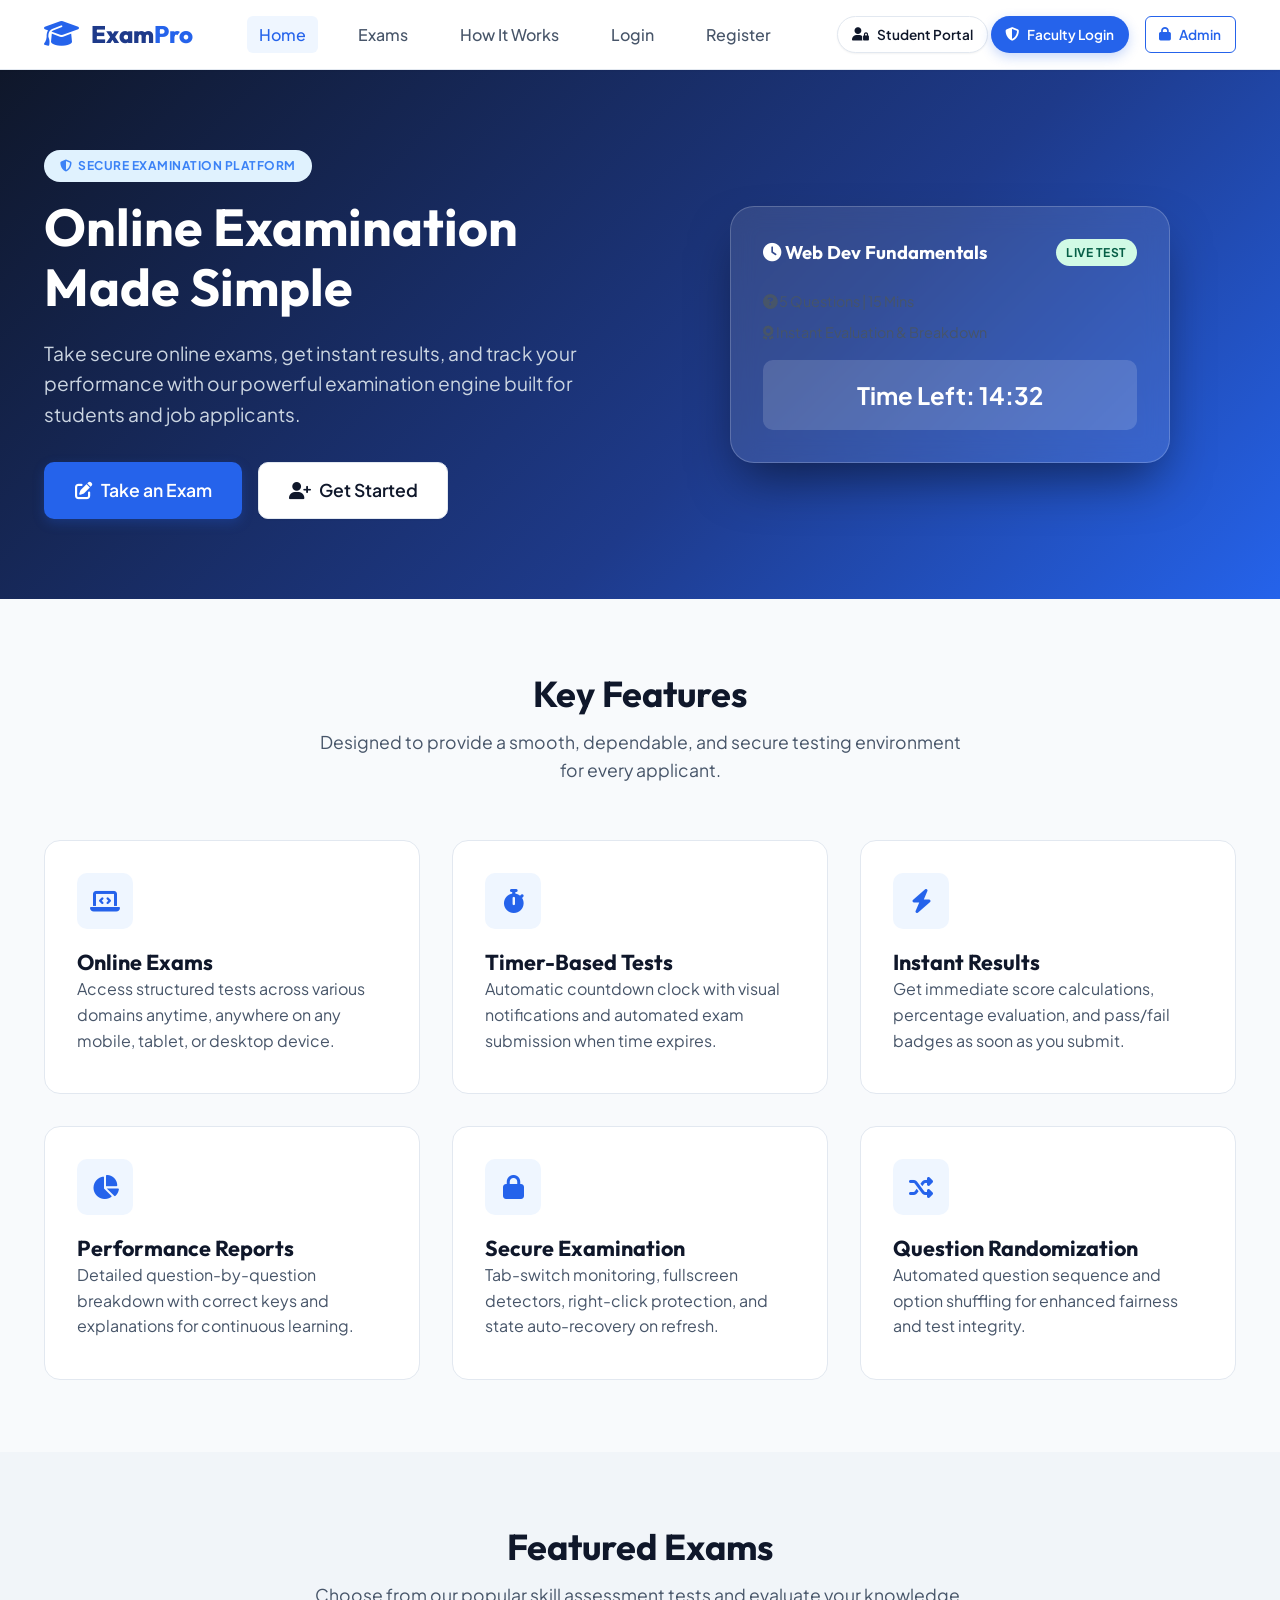
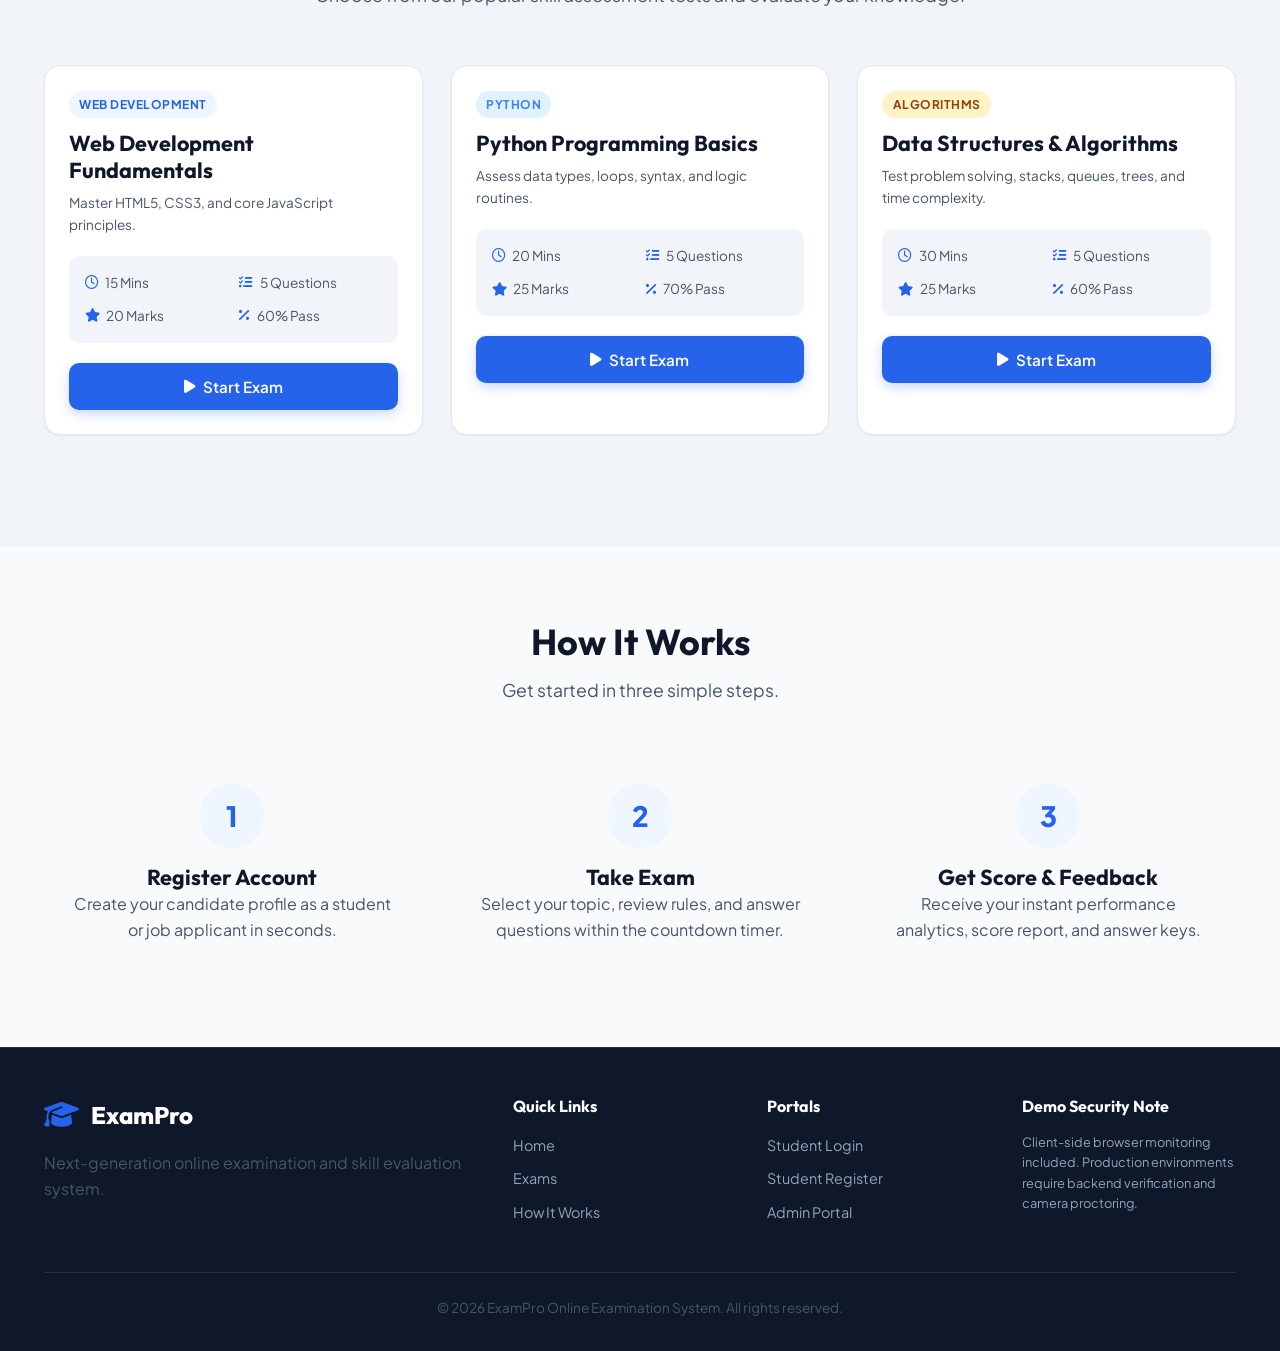
<file: index.html>
<!DOCTYPE html>
<html lang="en">

<head>



  <meta charset="UTF-8">
  <meta name="viewport" content="width=device-width, initial-scale=1.0">
  <meta name="description" content="ExamPro - Next-Generation Online Examination Platform for Students & Candidates.">
  <title>ExamPro | Modern Online Examination System</title>
  <link rel="stylesheet" href="css/style.css">
  <link rel="stylesheet" href="https://cdnjs.cloudflare.com/ajax/libs/font-awesome/6.5.1/css/all.min.css">
</head>

<body>
  <!-- Header Navbar -->
  <header class="navbar">
    <div class="container">
      <a href="index.html" class="brand-logo">
        <i class="fa-solid fa-graduation-cap"></i>
        <span>Exam<span style="color:var(--primary);">Pro</span></span>
      </a>

      <nav>
        <ul class="nav-links" id="primaryNav">
          <li><a href="index.html" class="nav-link active">Home</a></li>
          <li><a href="#examsSection" class="nav-link">Exams</a></li>
          <li><a href="#howItWorks" class="nav-link">How It Works</a></li>
          <li><a href="login.html" class="nav-link">Login</a></li>
          <li><a href="register.html" class="nav-link">Register</a></li>
        </ul>
      </nav>

      <div class="nav-actions">
        <div id="userNavBadge"></div>
        <a href="admin-login.html" class="btn btn-sm btn-outline"><i class="fa-solid fa-lock"></i> Admin</a>
        <button class="mobile-nav-toggle" id="mobileNavToggle">
          <i class="fa-solid fa-bars"></i>
        </button>
      </div>
    </div>
  </header>

  <!-- Hero Section -->
  <section class="hero">
    <div class="container">
      <div class="hero-content">
        <div>
          <div class="badge badge-info" style="margin-bottom:1rem; padding:0.4rem 1rem;">
            <i class="fa-solid fa-shield-halved"></i> Secure Examination Platform
          </div>
          <h1 class="hero-title">Online Examination Made Simple</h1>
          <p class="hero-subtitle">
            Take secure online exams, get instant results, and track your performance with our powerful examination
            engine built for students and job applicants.
          </p>
          <div class="hero-actions">
            <a href="login.html" class="btn btn-primary btn-lg"><i class="fa-solid fa-pen-to-square"></i> Take an
              Exam</a>
            <a href="register.html" class="btn btn-secondary btn-lg"><i class="fa-solid fa-user-plus"></i> Get
              Started</a>
          </div>
        </div>

        <div class="hero-visual">
          <div class="hero-card-preview">
            <div style="display:flex; justify-content:space-between; align-items:center; margin-bottom:1.5rem;">
              <h4 style="color:white;"><i class="fa-solid fa-clock"></i> Web Dev Fundamentals</h4>
              <span class="badge badge-success">LIVE TEST</span>
            </div>
            <div style="font-size:0.9rem; color:#cbd5e1; margin-bottom:1rem;">
              <p><i class="fa-solid fa-circle-question"></i> 5 Questions | 15 Mins</p>
              <p><i class="fa-solid fa-award"></i> Instant Evaluation & Breakdown</p>
            </div>
            <div
              style="background:rgba(255,255,255,0.15); padding:1rem; border-radius:var(--radius-md); text-align:center;">
              <span style="font-size:1.5rem; font-weight:700;">Time Left: 14:32</span>
            </div>
          </div>
        </div>
      </div>
    </div>
  </section>

  <!-- Features Grid Section -->
  <section class="section">
    <div class="container">
      <div class="section-header">
        <h2 class="section-title">Key Features</h2>
        <p class="section-subtitle">Designed to provide a smooth, dependable, and secure testing environment for every
          applicant.</p>
      </div>

      <div class="feature-grid">
        <div class="feature-card">
          <div class="feature-icon"><i class="fa-solid fa-laptop-code"></i></div>
          <h3>Online Exams</h3>
          <p>Access structured tests across various domains anytime, anywhere on any mobile, tablet, or desktop device.
          </p>
        </div>

        <div class="feature-card">
          <div class="feature-icon"><i class="fa-solid fa-stopwatch"></i></div>
          <h3>Timer-Based Tests</h3>
          <p>Automatic countdown clock with visual notifications and automated exam submission when time expires.</p>
        </div>

        <div class="feature-card">
          <div class="feature-icon"><i class="fa-solid fa-bolt"></i></div>
          <h3>Instant Results</h3>
          <p>Get immediate score calculations, percentage evaluation, and pass/fail badges as soon as you submit.</p>
        </div>

        <div class="feature-card">
          <div class="feature-icon"><i class="fa-solid fa-chart-pie"></i></div>
          <h3>Performance Reports</h3>
          <p>Detailed question-by-question breakdown with correct keys and explanations for continuous learning.</p>
        </div>

        <div class="feature-card">
          <div class="feature-icon"><i class="fa-solid fa-lock"></i></div>
          <h3>Secure Examination</h3>
          <p>Tab-switch monitoring, fullscreen detectors, right-click protection, and state auto-recovery on refresh.
          </p>
        </div>

        <div class="feature-card">
          <div class="feature-icon"><i class="fa-solid fa-shuffle"></i></div>
          <h3>Question Randomization</h3>
          <p>Automated question sequence and option shuffling for enhanced fairness and test integrity.</p>
        </div>
      </div>
    </div>
  </section>

  <!-- Popular Exams Preview -->
  <section class="section" id="examsSection" style="background:var(--bg-subtle);">
    <div class="container">
      <div class="section-header">
        <h2 class="section-title">Featured Exams</h2>
        <p class="section-subtitle">Choose from our popular skill assessment tests and evaluate your knowledge.</p>
      </div>

      <div class="exam-grid">
        <div class="exam-card">
          <div class="exam-card-body">
            <span class="badge badge-primary">Web Development</span>
            <h3 style="margin: 0.75rem 0 0.5rem 0;">Web Development Fundamentals</h3>
            <p style="font-size:0.85rem;">Master HTML5, CSS3, and core JavaScript principles.</p>
            <div class="exam-meta-grid">
              <div class="exam-meta-item"><i class="fa-regular fa-clock"></i> 15 Mins</div>
              <div class="exam-meta-item"><i class="fa-solid fa-list-check"></i> 5 Questions</div>
              <div class="exam-meta-item"><i class="fa-solid fa-star"></i> 20 Marks</div>
              <div class="exam-meta-item"><i class="fa-solid fa-percent"></i> 60% Pass</div>
            </div>
            <a href="login.html" class="btn btn-primary btn-full"><i class="fa-solid fa-play"></i> Start Exam</a>
          </div>
        </div>

        <div class="exam-card">
          <div class="exam-card-body">
            <span class="badge badge-info">Python</span>
            <h3 style="margin: 0.75rem 0 0.5rem 0;">Python Programming Basics</h3>
            <p style="font-size:0.85rem;">Assess data types, loops, syntax, and logic routines.</p>
            <div class="exam-meta-grid">
              <div class="exam-meta-item"><i class="fa-regular fa-clock"></i> 20 Mins</div>
              <div class="exam-meta-item"><i class="fa-solid fa-list-check"></i> 5 Questions</div>
              <div class="exam-meta-item"><i class="fa-solid fa-star"></i> 25 Marks</div>
              <div class="exam-meta-item"><i class="fa-solid fa-percent"></i> 70% Pass</div>
            </div>
            <a href="login.html" class="btn btn-primary btn-full"><i class="fa-solid fa-play"></i> Start Exam</a>
          </div>
        </div>

        <div class="exam-card">
          <div class="exam-card-body">
            <span class="badge badge-warning">Algorithms</span>
            <h3 style="margin: 0.75rem 0 0.5rem 0;">Data Structures & Algorithms</h3>
            <p style="font-size:0.85rem;">Test problem solving, stacks, queues, trees, and time complexity.</p>
            <div class="exam-meta-grid">
              <div class="exam-meta-item"><i class="fa-regular fa-clock"></i> 30 Mins</div>
              <div class="exam-meta-item"><i class="fa-solid fa-list-check"></i> 5 Questions</div>
              <div class="exam-meta-item"><i class="fa-solid fa-star"></i> 25 Marks</div>
              <div class="exam-meta-item"><i class="fa-solid fa-percent"></i> 60% Pass</div>
            </div>
            <a href="login.html" class="btn btn-primary btn-full"><i class="fa-solid fa-play"></i> Start Exam</a>
          </div>
        </div>
      </div>
    </div>
  </section>

  <!-- How It Works Section -->
  <section class="section" id="howItWorks">
    <div class="container">
      <div class="section-header">
        <h2 class="section-title">How It Works</h2>
        <p class="section-subtitle">Get started in three simple steps.</p>
      </div>

      <div class="feature-grid" style="grid-template-columns: repeat(3, 1fr);">
        <div style="text-align:center; padding:1.5rem;">
          <div
            style="width:64px; height:64px; border-radius:50%; background:var(--primary-light); color:var(--primary); font-size:1.75rem; font-weight:800; display:flex; align-items:center; justify-content:center; margin:0 auto 1rem auto;">
            1</div>
          <h3>Register Account</h3>
          <p>Create your candidate profile as a student or job applicant in seconds.</p>
        </div>

        <div style="text-align:center; padding:1.5rem;">
          <div
            style="width:64px; height:64px; border-radius:50%; background:var(--primary-light); color:var(--primary); font-size:1.75rem; font-weight:800; display:flex; align-items:center; justify-content:center; margin:0 auto 1rem auto;">
            2</div>
          <h3>Take Exam</h3>
          <p>Select your topic, review rules, and answer questions within the countdown timer.</p>
        </div>

        <div style="text-align:center; padding:1.5rem;">
          <div
            style="width:64px; height:64px; border-radius:50%; background:var(--primary-light); color:var(--primary); font-size:1.75rem; font-weight:800; display:flex; align-items:center; justify-content:center; margin:0 auto 1rem auto;">
            3</div>
          <h3>Get Score & Feedback</h3>
          <p>Receive your instant performance analytics, score report, and answer keys.</p>
        </div>
      </div>
    </div>
  </section>

  <!-- Footer -->
  <footer class="footer">
    <div class="container">
      <div class="footer-grid">
        <div class="footer-brand">
          <a href="index.html" class="brand-logo">
            <i class="fa-solid fa-graduation-cap"></i>
            <span>ExamPro</span>
          </a>
          <p>Next-generation online examination and skill evaluation system.</p>
        </div>

        <div>
          <h4 class="footer-title">Quick Links</h4>
          <ul class="footer-links">
            <li><a href="index.html">Home</a></li>
            <li><a href="#examsSection">Exams</a></li>
            <li><a href="#howItWorks">How It Works</a></li>
          </ul>
        </div>

        <div>
          <h4 class="footer-title">Portals</h4>
          <ul class="footer-links">
            <li><a href="login.html">Student Login</a></li>
            <li><a href="register.html">Student Register</a></li>
            <li><a href="admin-login.html">Admin Portal</a></li>
          </ul>
        </div>

        <div>
          <h4 class="footer-title">Demo Security Note</h4>
          <p style="font-size:0.8rem; color:#94a3b8;">
            Client-side browser monitoring included. Production environments require backend verification and camera
            proctoring.
          </p>
        </div>
      </div>

      <div class="footer-bottom">
        <p>&copy; 2026 ExamPro Online Examination System. All rights reserved.</p>
      </div>
    </div>
  </footer>

  <script src="js/app.js"></script>
  <script>
    document.getElementById('mobileNavToggle')?.addEventListener('click', () => {
      document.getElementById('primaryNav')?.classList.toggle('active');
    });
  </script>
</body>

</html>
</file>
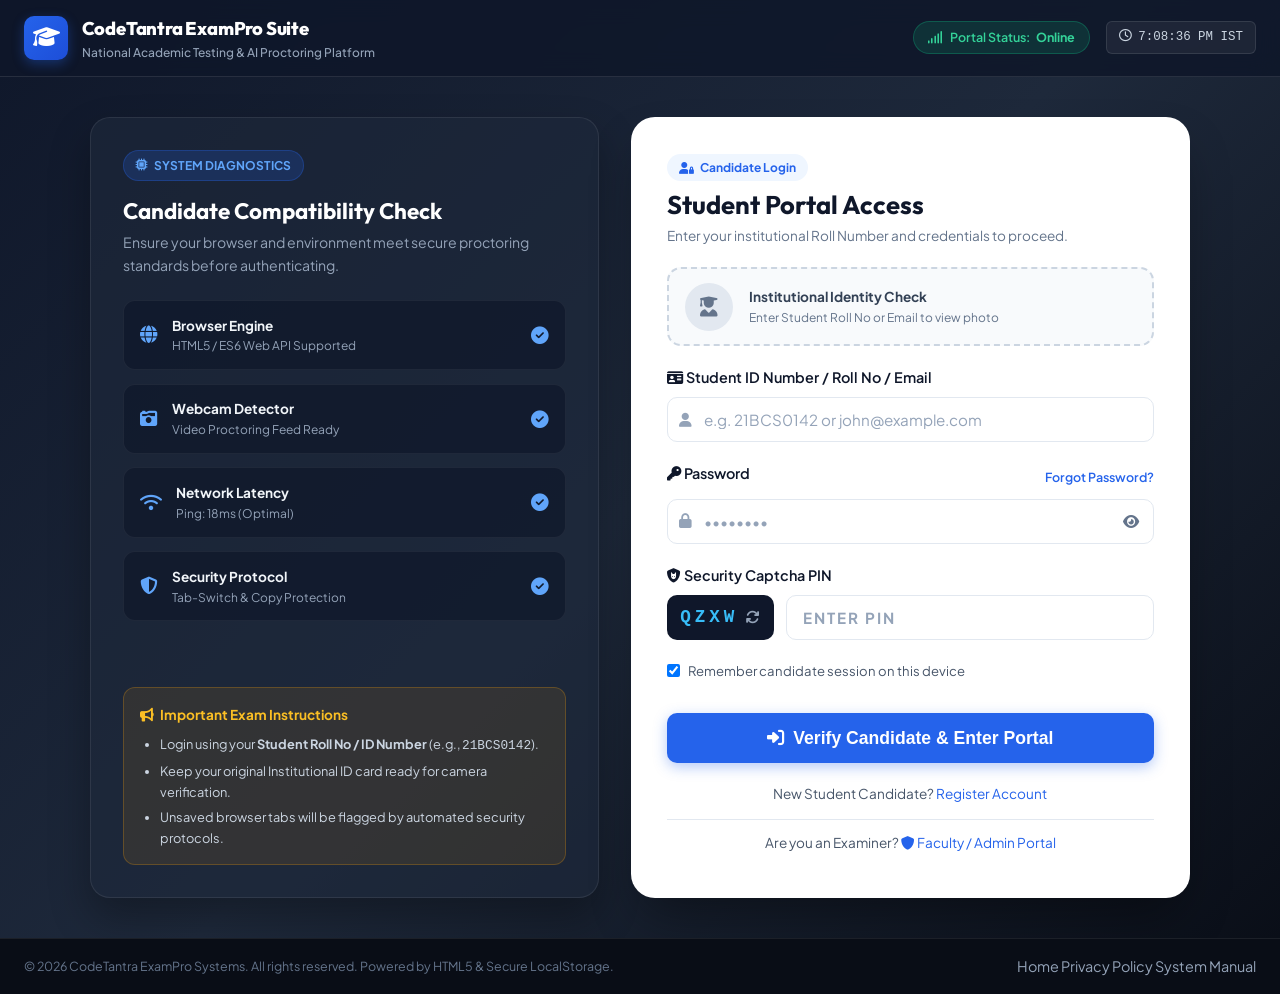
<file: admin-dashboard.html>
<!DOCTYPE html>
<html lang="en">
<head>
  <meta charset="UTF-8">
  <meta name="viewport" content="width=device-width, initial-scale=1.0">
  <title>Admin Dashboard | ExamPro</title>
  <link rel="stylesheet" href="css/style.css">
  <link rel="stylesheet" href="https://cdnjs.cloudflare.com/ajax/libs/font-awesome/6.5.1/css/all.min.css">
</head>
<body>

  <div class="admin-wrapper">
    <!-- Admin Sidebar -->
    <aside class="admin-sidebar" id="adminSidebar">
      <a href="admin-dashboard.html" class="brand-logo">
        <i class="fa-solid fa-user-shield"></i>
        <span>ExamPro Admin</span>
      </a>

      <ul class="admin-menu">
        <li class="admin-menu-item active">
          <a href="admin-dashboard.html"><i class="fa-solid fa-chart-pie"></i> Dashboard</a>
        </li>
        <li class="admin-menu-item">
          <a href="question-bank.html"><i class="fa-solid fa-database"></i> Question Bank</a>
        </li>
        <li class="admin-menu-item">
          <a href="create-exam.html"><i class="fa-solid fa-plus-circle"></i> Create Exam</a>
        </li>
        <li class="admin-menu-item">
          <a href="manage-exams.html"><i class="fa-solid fa-list-check"></i> Manage Exams</a>
        </li>
        <li class="admin-menu-item">
          <a href="students.html"><i class="fa-solid fa-users"></i> Students</a>
        </li>
        <li class="admin-menu-item">
          <a href="results.html"><i class="fa-solid fa-square-poll-vertical"></i> Results</a>
        </li>
        <li class="admin-menu-item" style="margin-top:auto;">
          <a href="#" onclick="logoutUser(); return false;" style="color:#ef4444;"><i class="fa-solid fa-right-from-bracket"></i> Logout</a>
        </li>
      </ul>
    </aside>

    <!-- Admin Main Body -->
    <main class="admin-main">
      <!-- Admin Topbar -->
      <header class="admin-topbar">
        <div style="display:flex; align-items:center; gap:1rem;">
          <button class="btn btn-sm btn-secondary" onclick="document.getElementById('adminSidebar').classList.toggle('active')">
            <i class="fa-solid fa-bars"></i>
          </button>
          <h2>System Overview Dashboard</h2>
        </div>

        <div style="display:flex; align-items:center; gap:1rem;">
          <div class="user-badge">
            <div class="user-avatar" style="background:var(--secondary);">A</div>
            <span style="font-weight:600; font-size:0.9rem;">Administrator</span>
          </div>
        </div>
      </header>

      <div class="admin-body">
        <!-- Overview Stats Grid -->
        <div class="stats-grid" id="adminDashboardMetrics">
          <div class="stat-card">
            <div class="stat-icon primary"><i class="fa-solid fa-users"></i></div>
            <div>
              <div class="stat-value" id="statTotalStudents">0</div>
              <div class="stat-label">Total Registered Students</div>
            </div>
          </div>

          <div class="stat-card">
            <div class="stat-icon success"><i class="fa-solid fa-folder-tree"></i></div>
            <div>
              <div class="stat-value" id="statTotalExams">0</div>
              <div class="stat-label">Configured Exams</div>
            </div>
          </div>

          <div class="stat-card">
            <div class="stat-icon warning"><i class="fa-solid fa-circle-question"></i></div>
            <div>
              <div class="stat-value" id="statTotalQuestions">0</div>
              <div class="stat-label">Questions in Bank</div>
            </div>
          </div>

          <div class="stat-card">
            <div class="stat-icon info"><i class="fa-solid fa-square-check"></i></div>
            <div>
              <div class="stat-value" id="statCompletedExams">0</div>
              <div class="stat-label">Completed Attempts</div>
            </div>
          </div>

          <div class="stat-card">
            <div class="stat-icon primary"><i class="fa-solid fa-chart-line"></i></div>
            <div>
              <div class="stat-value" id="statAvgScore">0%</div>
              <div class="stat-label">System Average Score</div>
            </div>
          </div>
        </div>

        <!-- Recent Exam Submissions Table -->
        <div class="card" style="margin-top:2rem;">
          <div class="card-header">
            <h3><i class="fa-solid fa-clock-rotate-left" style="color:var(--primary);"></i> Recent Student Exam Attempts</h3>
            <a href="results.html" class="btn btn-sm btn-outline">View All Submissions</a>
          </div>

          <div class="table-responsive">
            <table class="data-table">
              <thead>
                <tr>
                  <th>Student Name</th>
                  <th>Exam Title</th>
                  <th>Score Marks</th>
                  <th>Percentage</th>
                  <th>Status</th>
                  <th>Submitted Date</th>
                </tr>
              </thead>
              <tbody id="recentResultsTableBody">
                <!-- Populated dynamically by admin.js -->
              </tbody>
            </table>
          </div>
        </div>

      </div>
    </main>
  </div>

  <script src="js/app.js"></script>
  <script src="js/admin.js"></script>
</body>
</html>
</file>
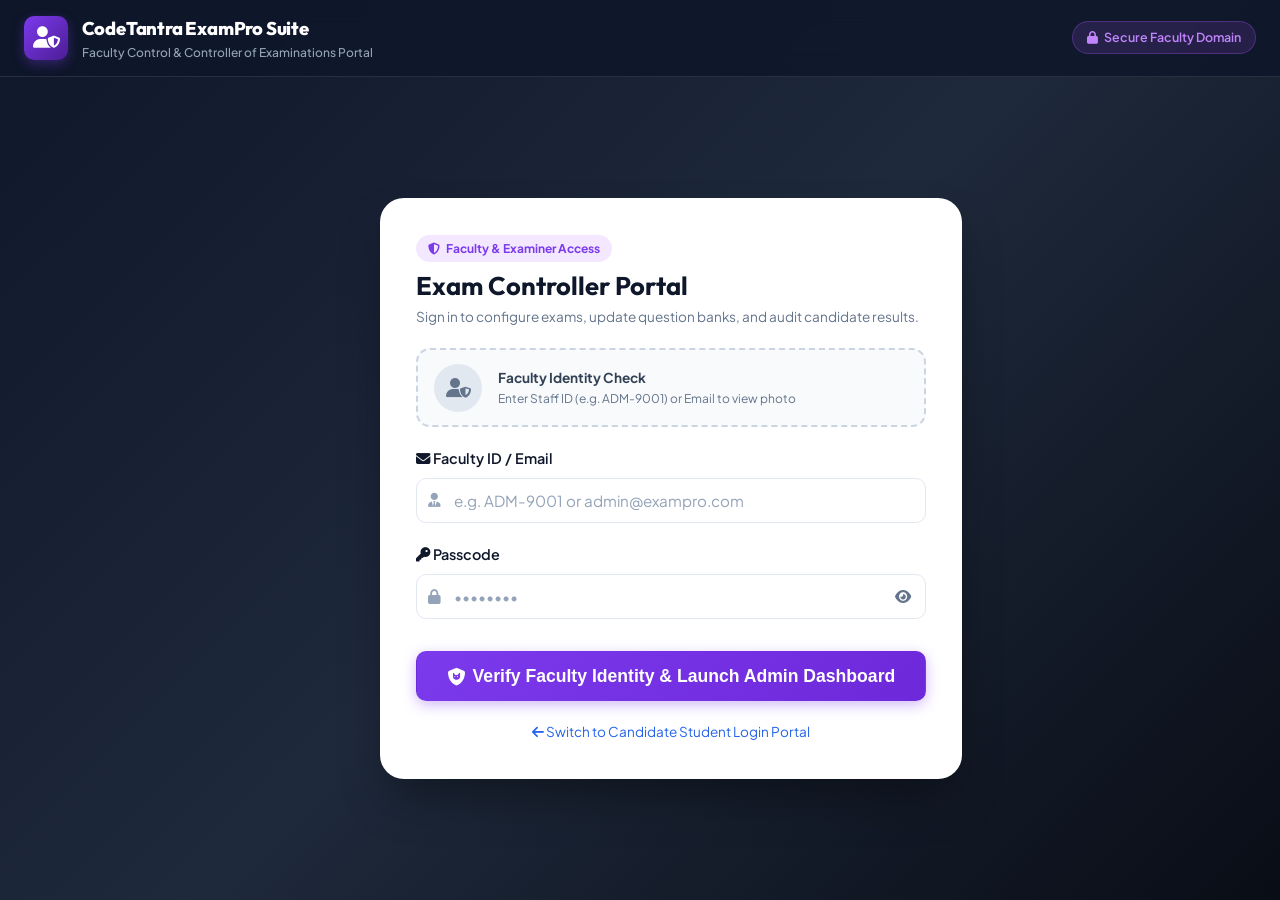
<file: admin-login.html>
<!DOCTYPE html>
<html lang="en">
<head>
  <meta charset="UTF-8">
  <meta name="viewport" content="width=device-width, initial-scale=1.0">
  <title>Faculty & Administrator Portal | CodeTantra ExamPro</title>
  <link rel="stylesheet" href="css/style.css">
  <link rel="stylesheet" href="https://cdnjs.cloudflare.com/ajax/libs/font-awesome/6.5.1/css/all.min.css">
</head>
<body class="codetantra-login-page admin-theme">

  <!-- Top Institutional Header -->
  <header class="codetantra-header">
    <div class="header-container">
      <div class="institution-brand">
        <a href="index.html" class="brand-link">
          <div class="brand-icon admin-icon"><i class="fa-solid fa-user-shield"></i></div>
          <div class="brand-text">
            <span class="main-title">CodeTantra ExamPro Suite</span>
            <span class="sub-title">Faculty Control & Controller of Examinations Portal</span>
          </div>
        </a>
      </div>
      <div class="header-status">
        <span class="live-status-pill admin-pill"><i class="fa-solid fa-lock"></i> Secure Faculty Domain</span>
      </div>
    </div>
  </header>

  <main class="codetantra-main">
    <div class="login-wrapper single-col">
      <section class="codetantra-form-panel admin-panel">
        <div class="auth-box">
          
          <div class="auth-box-header">
            <div class="portal-badge admin-badge"><i class="fa-solid fa-shield-halved"></i> Faculty & Examiner Access</div>
            <h2>Exam Controller Portal</h2>
            <p>Sign in to configure exams, update question banks, and audit candidate results.</p>
          </div>

          <!-- Live Faculty Profile Card -->
          <div id="liveCandidateCard" class="candidate-card-wrapper">
            <div class="candidate-preview-box empty-state">
              <div class="preview-avatar-placeholder"><i class="fa-solid fa-user-shield"></i></div>
              <div class="preview-info">
                <span class="preview-title">Faculty Identity Check</span>
                <span class="preview-subtitle">Enter Staff ID (e.g. ADM-9001) or Email to view photo</span>
              </div>
            </div>
          </div>

          <form id="adminLoginForm">
            <div class="form-group">
              <label for="adminEmail" class="form-label"><i class="fa-solid fa-envelope"></i> Faculty ID / Email</label>
              <div class="input-with-icon">
                <i class="fa-solid fa-user-tie input-icon"></i>
                <input type="text" id="adminEmail" class="form-control" placeholder="e.g. ADM-9001 or admin@exampro.com" required>
              </div>
            </div>

            <div class="form-group">
              <label for="adminPassword" class="form-label"><i class="fa-solid fa-key"></i> Passcode</label>
              <div class="input-with-icon">
                <i class="fa-solid fa-lock input-icon"></i>
                <input type="password" id="adminPassword" class="form-control" placeholder="••••••••" required>
                <button type="button" id="togglePasswordBtn" class="password-toggle-btn"><i class="fa-solid fa-eye"></i></button>
              </div>
            </div>

            <button type="submit" class="btn btn-primary btn-full btn-lg login-submit-btn admin-btn">
              <i class="fa-solid fa-shield-cat"></i> Verify Faculty Identity & Launch Admin Dashboard
            </button>
          </form>

          <div class="auth-footer-links">
            <a href="login.html"><i class="fa-solid fa-arrow-left"></i> Switch to Candidate Student Login Portal</a>
          </div>

        </div>
      </section>
    </div>
  </main>

  <script src="js/app.js"></script>
  <script src="js/auth.js"></script>
</body>
</html>
</file>
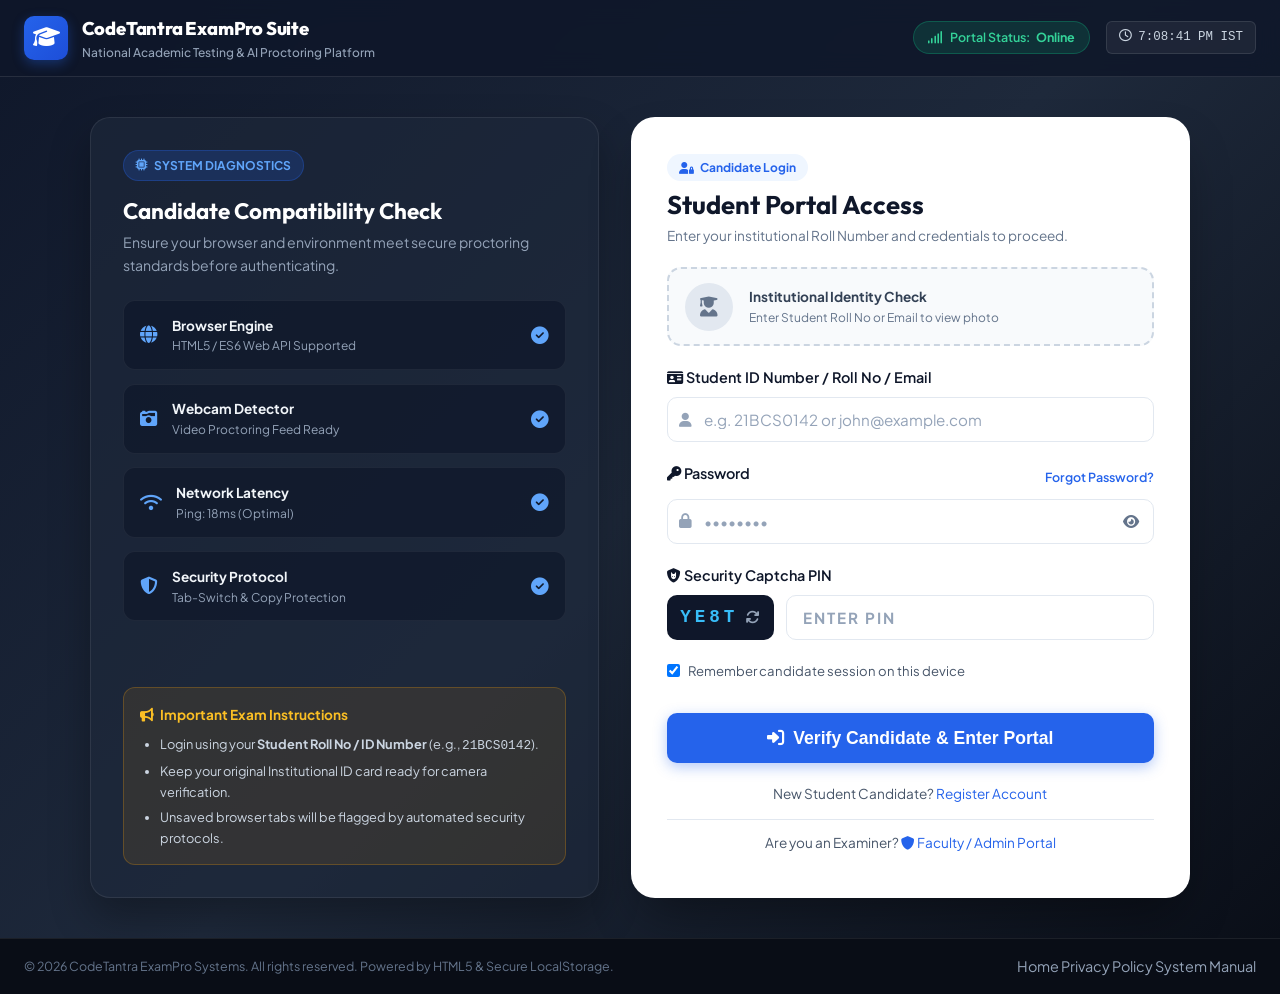
<file: create-exam.html>
<!DOCTYPE html>
<html lang="en">
<head>
  <meta charset="UTF-8">
  <meta name="viewport" content="width=device-width, initial-scale=1.0">
  <title>Create New Exam | ExamPro</title>
  <link rel="stylesheet" href="css/style.css">
  <link rel="stylesheet" href="https://cdnjs.cloudflare.com/ajax/libs/font-awesome/6.5.1/css/all.min.css">
</head>
<body>

  <div class="admin-wrapper">
    <!-- Admin Sidebar -->
    <aside class="admin-sidebar" id="adminSidebar">
      <a href="admin-dashboard.html" class="brand-logo">
        <i class="fa-solid fa-user-shield"></i>
        <span>ExamPro Admin</span>
      </a>

      <ul class="admin-menu">
        <li class="admin-menu-item"><a href="admin-dashboard.html"><i class="fa-solid fa-chart-pie"></i> Dashboard</a></li>
        <li class="admin-menu-item"><a href="question-bank.html"><i class="fa-solid fa-database"></i> Question Bank</a></li>
        <li class="admin-menu-item active"><a href="create-exam.html"><i class="fa-solid fa-plus-circle"></i> Create Exam</a></li>
        <li class="admin-menu-item"><a href="manage-exams.html"><i class="fa-solid fa-list-check"></i> Manage Exams</a></li>
        <li class="admin-menu-item"><a href="students.html"><i class="fa-solid fa-users"></i> Students</a></li>
        <li class="admin-menu-item"><a href="results.html"><i class="fa-solid fa-square-poll-vertical"></i> Results</a></li>
        <li class="admin-menu-item" style="margin-top:auto;">
          <a href="#" onclick="logoutUser(); return false;" style="color:#ef4444;"><i class="fa-solid fa-right-from-bracket"></i> Logout</a>
        </li>
      </ul>
    </aside>

    <main class="admin-main">
      <header class="admin-topbar">
        <div style="display:flex; align-items:center; gap:1rem;">
          <button class="btn btn-sm btn-secondary" onclick="document.getElementById('adminSidebar').classList.toggle('active')"><i class="fa-solid fa-bars"></i></button>
          <h2>Create New Exam Configuration</h2>
        </div>
      </header>

      <div class="admin-body">
        
        <form id="createExamForm" class="card" style="max-width:900px; padding:2rem;">
          
          <h3 style="margin-bottom:1.5rem; padding-bottom:0.75rem; border-bottom:1px solid var(--border-light);">
            <i class="fa-solid fa-sliders" style="color:var(--primary);"></i> Exam Details & Parameters
          </h3>

          <div class="form-row">
            <div class="form-group">
              <label class="form-label">Exam Title</label>
              <input type="text" id="examTitleInput" class="form-control" placeholder="e.g. JavaScript Advanced Exam" required>
            </div>
            <div class="form-group">
              <label class="form-label">Subject / Category</label>
              <input type="text" id="examSubjectInput" class="form-control" placeholder="e.g. Web Development" required>
            </div>
          </div>

          <div class="form-group">
            <label class="form-label">Description / Instructions Summary</label>
            <textarea id="examDescInput" class="form-control" rows="2" placeholder="Brief description for candidates..." required></textarea>
          </div>

          <div class="form-row">
            <div class="form-group">
              <label class="form-label">Duration (Minutes)</label>
              <input type="number" id="examDurationInput" class="form-control" value="20" min="5" required>
            </div>

            <div class="form-group">
              <label class="form-label">Passing Percentage (%)</label>
              <input type="number" id="examPassingPctInput" class="form-control" value="60" min="1" max="100" required>
            </div>

            <div class="form-group">
              <label class="form-label">Calculated Total Marks</label>
              <input type="number" id="createTotalMarksInput" class="form-control" value="0" readonly style="background:var(--bg-subtle);">
            </div>
          </div>

          <div class="form-group" style="display:flex; align-items:center; gap:0.75rem; margin:1rem 0;">
            <input type="checkbox" id="examRandomizeToggle" checked style="width:20px; height:20px; accent-color:var(--primary);">
            <label for="examRandomizeToggle" style="font-weight:600; cursor:pointer;">Randomize Question Order when test starts</label>
          </div>

          <!-- Question Selection Directory -->
          <h3 style="margin:2rem 0 1rem 0; padding-bottom:0.75rem; border-bottom:1px solid var(--border-light);">
            <i class="fa-solid fa-check-double" style="color:var(--primary);"></i> Select Questions (<span id="createTotalQCount">0</span> Selected)
          </h3>

          <div id="questionSelectContainer" style="max-height:300px; overflow-y:auto; border:1px solid var(--border-light); padding:1rem; border-radius:var(--radius-md); background:var(--bg-subtle);">
            <!-- Populated dynamically by admin.js -->
          </div>

          <div style="margin-top:2rem; text-align:right;">
            <button type="submit" class="btn btn-primary btn-lg"><i class="fa-solid fa-floppy-disk"></i> Save & Publish Exam</button>
          </div>

        </form>

      </div>
    </main>
  </div>

  <script src="js/app.js"></script>
  <script src="js/admin.js"></script>
</body>
</html>
</file>
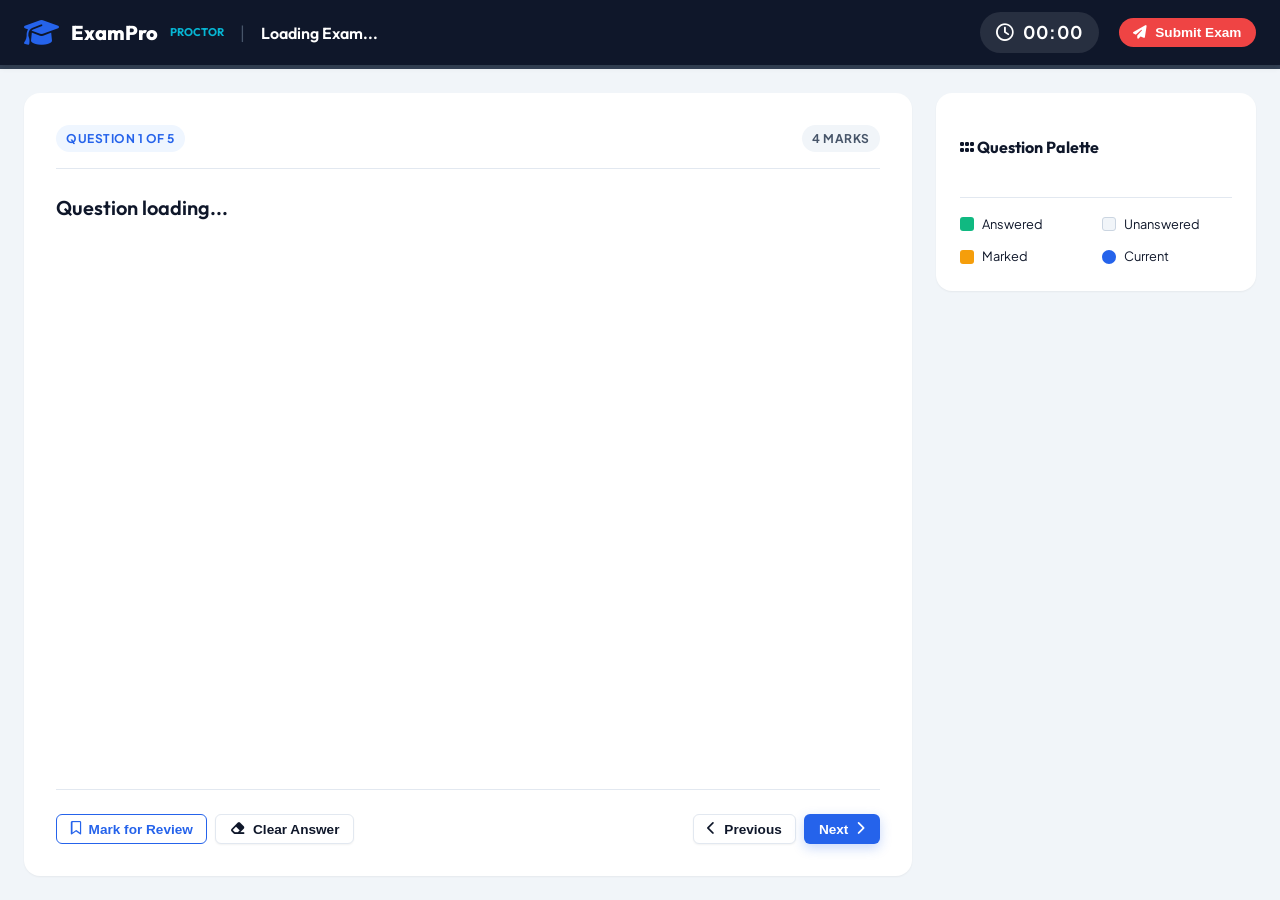
<file: exam.html>
<!DOCTYPE html>
<html lang="en">
<head>
  <meta charset="UTF-8">
  <meta name="viewport" content="width=device-width, initial-scale=1.0">
  <title>Live Examination | ExamPro</title>
  <link rel="stylesheet" href="css/style.css">
  <link rel="stylesheet" href="https://cdnjs.cloudflare.com/ajax/libs/font-awesome/6.5.1/css/all.min.css">
</head>
<body class="exam-layout">

  <!-- Sticky Topbar Header -->
  <header class="exam-header codetantra-exam-header">
    <div style="display:flex; align-items:center; gap:1rem;">
      <a href="student-dashboard.html" class="brand-logo" style="color:white; font-size:1.25rem;">
        <i class="fa-solid fa-graduation-cap"></i> ExamPro <span style="font-size:0.7rem; color:var(--accent); font-weight:700;">PROCTOR</span>
      </a>
      <span style="color:#475569;">|</span>
      <h4 id="examTitleDisplay" style="color:white; font-size:1rem; margin:0; font-weight:600;">Loading Exam...</h4>
    </div>

    <!-- Candidate Proctor Profile Badge in Exam Header -->
    <div id="examCandidateHeaderBadge" class="exam-candidate-badge"></div>

    <div style="display:flex; align-items:center; gap:1.25rem;">
      <div class="timer-box" id="timerBox">
        <i class="fa-regular fa-clock"></i>
        <span id="timerDisplay">00:00</span>
      </div>

      <button id="submitExamBtn" class="btn btn-danger btn-sm" style="border-radius:var(--radius-full); font-weight:700;">
        <i class="fa-solid fa-paper-plane"></i> Submit Exam
      </button>
    </div>
  </header>

  <!-- Progress Bar Top Accent -->
  <div style="width:100%; height:4px; background:#334155;">
    <div id="examProgressBar" style="width:0%; height:100%; background:var(--primary); transition:width 0.3s ease;"></div>
  </div>

  <!-- Main Exam Content Area -->
  <main class="exam-main" id="examMainContainer">
    
    <!-- Question Area -->
    <div class="question-container">
      <div>
        <div class="question-header">
          <span class="badge badge-primary" id="qNumberBadge">Question 1 of 5</span>
          <span class="badge badge-secondary" id="qMarksBadge">4 Marks</span>
        </div>

        <h3 class="question-title" id="qText">Question loading...</h3>

        <div id="qOptionsContainer" class="options-list">
          <!-- Dynamically populated options -->
        </div>
      </div>

      <!-- Action Controls -->
      <div class="exam-actions">
        <div style="display:flex; gap:0.5rem;">
          <button id="markReviewBtn" class="btn btn-outline btn-sm">
            <i class="fa-regular fa-bookmark"></i> Mark for Review
          </button>
          <button id="clearAnswerBtn" class="btn btn-secondary btn-sm">
            <i class="fa-solid fa-eraser"></i> Clear Answer
          </button>
        </div>

        <div style="display:flex; gap:0.5rem;">
          <button id="prevBtn" class="btn btn-secondary btn-sm">
            <i class="fa-solid fa-chevron-left"></i> Previous
          </button>
          <button id="nextBtn" class="btn btn-primary btn-sm">
            Next <i class="fa-solid fa-chevron-right"></i>
          </button>
        </div>
      </div>
    </div>

    <!-- Question Palette & Proctor Sidebar -->
    <aside class="palette-sidebar">
      
      <!-- Live WebCam Proctor & Student Photo Box -->
      <div id="liveProctorCamFeed" class="proctor-cam-box">
        <!-- Rendered dynamically by JS with student photo & proctor indicators -->
      </div>

      <h4 style="font-size:1rem; margin-bottom:0.75rem;"><i class="fa-solid fa-grip"></i> Question Palette</h4>
      
      <div class="palette-grid" id="paletteGrid">
        <!-- Dynamically rendered question palette buttons -->
      </div>

      <div class="palette-legend">
        <div class="legend-item">
          <div class="legend-color" style="background:var(--success);"></div>
          <span>Answered</span>
        </div>
        <div class="legend-item">
          <div class="legend-color" style="background:var(--bg-subtle); border:1px solid #cbd5e1;"></div>
          <span>Unanswered</span>
        </div>
        <div class="legend-item">
          <div class="legend-color" style="background:var(--warning);"></div>
          <span>Marked</span>
        </div>
        <div class="legend-item">
          <div class="legend-color" style="background:var(--primary); border-radius:50%;"></div>
          <span>Current</span>
        </div>
      </div>
    </aside>

  </main>

  <script src="js/app.js"></script>
  <script src="js/exam.js"></script>
</body>
</html>
</file>
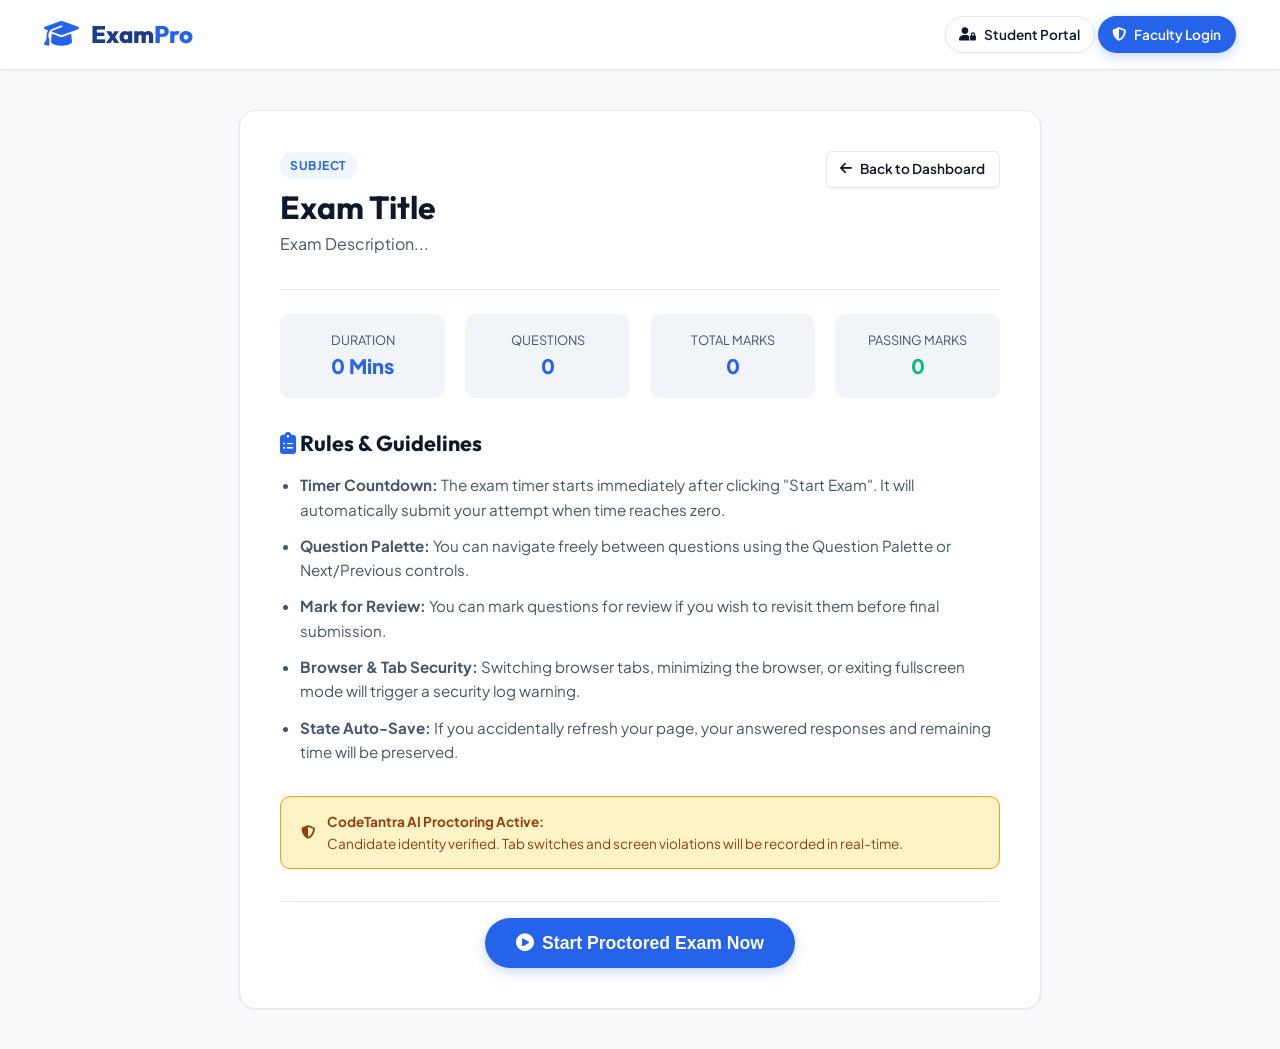
<file: instructions.html>
<!DOCTYPE html>
<html lang="en">
<head>
  <meta charset="UTF-8">
  <meta name="viewport" content="width=device-width, initial-scale=1.0">
  <title>Exam Instructions | ExamPro</title>
  <link rel="stylesheet" href="css/style.css">
  <link rel="stylesheet" href="https://cdnjs.cloudflare.com/ajax/libs/font-awesome/6.5.1/css/all.min.css">
</head>
<body>

  <!-- Navigation Bar -->
  <header class="navbar">
    <div class="container">
      <a href="student-dashboard.html" class="brand-logo">
        <i class="fa-solid fa-graduation-cap"></i>
        <span>Exam<span style="color:var(--primary);">Pro</span></span>
      </a>
      <div class="nav-actions">
        <div id="userNavBadge"></div>
      </div>
    </div>
  </header>

  <main class="main-content" id="instructionsContainer" style="padding: 2.5rem 0;">
    <div class="container" style="max-width:850px;">
      
      <div class="card" style="padding: 2.5rem;">
        <div style="border-bottom:1px solid var(--border-light); padding-bottom:1.5rem; margin-bottom:1.5rem; display:flex; justify-content:space-between; align-items:flex-start; flex-wrap:wrap; gap:1rem;">
          <div>
            <span class="badge badge-primary" id="instSubject">Subject</span>
            <h1 id="instExamTitle" style="margin-top:0.5rem; font-size:2rem;">Exam Title</h1>
            <p id="instDescription" style="margin-top:0.25rem;">Exam Description...</p>
          </div>
          <a href="student-dashboard.html" class="btn btn-secondary btn-sm"><i class="fa-solid fa-arrow-left"></i> Back to Dashboard</a>
        </div>

        <!-- Exam Metrics Highlights Grid -->
        <div class="stats-grid" style="grid-template-columns: repeat(4, 1fr); margin-bottom: 2rem;">
          <div style="background:var(--bg-subtle); padding:1rem; border-radius:var(--radius-md); text-align:center;">
            <div style="font-size:0.8rem; color:var(--text-secondary);">DURATION</div>
            <div id="instDuration" style="font-size:1.25rem; font-weight:800; color:var(--primary);">0 Mins</div>
          </div>
          <div style="background:var(--bg-subtle); padding:1rem; border-radius:var(--radius-md); text-align:center;">
            <div style="font-size:0.8rem; color:var(--text-secondary);">QUESTIONS</div>
            <div id="instQuestionCount" style="font-size:1.25rem; font-weight:800; color:var(--primary);">0</div>
          </div>
          <div style="background:var(--bg-subtle); padding:1rem; border-radius:var(--radius-md); text-align:center;">
            <div style="font-size:0.8rem; color:var(--text-secondary);">TOTAL MARKS</div>
            <div id="instTotalMarks" style="font-size:1.25rem; font-weight:800; color:var(--primary);">0</div>
          </div>
          <div style="background:var(--bg-subtle); padding:1rem; border-radius:var(--radius-md); text-align:center;">
            <div style="font-size:0.8rem; color:var(--text-secondary);">PASSING MARKS</div>
            <div id="instPassingMarks" style="font-size:1.25rem; font-weight:800; color:var(--success);">0</div>
          </div>
        </div>

        <!-- Instructions Rules List -->
        <div style="margin-bottom:2rem;">
          <h3 style="margin-bottom:1rem;"><i class="fa-solid fa-clipboard-list" style="color:var(--primary);"></i> Rules & Guidelines</h3>
          <ul style="display:flex; flex-direction:column; gap:0.75rem; font-size:0.95rem; color:var(--text-secondary); padding-left:1.25rem;">
            <li><strong>Timer Countdown:</strong> The exam timer starts immediately after clicking "Start Exam". It will automatically submit your attempt when time reaches zero.</li>
            <li><strong>Question Palette:</strong> You can navigate freely between questions using the Question Palette or Next/Previous controls.</li>
            <li><strong>Mark for Review:</strong> You can mark questions for review if you wish to revisit them before final submission.</li>
            <li><strong>Browser & Tab Security:</strong> Switching browser tabs, minimizing the browser, or exiting fullscreen mode will trigger a security log warning.</li>
            <li><strong>State Auto-Save:</strong> If you accidentally refresh your page, your answered responses and remaining time will be preserved.</li>
          </ul>
        </div>

        <!-- Candidate Identity Verification Box -->
        <div id="candidateVerificationBox" style="margin-bottom:2rem;"></div>

        <!-- Security Disclaimer Note -->
        <div class="security-note" style="margin-bottom:2rem;">
          <i class="fa-solid fa-shield-halved"></i>
          <div>
            <strong>CodeTantra AI Proctoring Active:</strong><br>
            Candidate identity verified. Tab switches and screen violations will be recorded in real-time.
          </div>
        </div>

        <div style="text-align:center; padding-top:1rem; border-top:1px solid var(--border-light);">
          <button id="startExamBtn" class="btn btn-primary btn-lg" style="min-width:240px; border-radius:var(--radius-full); shadow:var(--shadow-md);">
            <i class="fa-solid fa-circle-play"></i> Start Proctored Exam Now
          </button>
        </div>

      </div>

    </div>
  </main>

  <script src="js/app.js"></script>
  <script src="js/exam.js"></script>
</body>
</html>
</file>
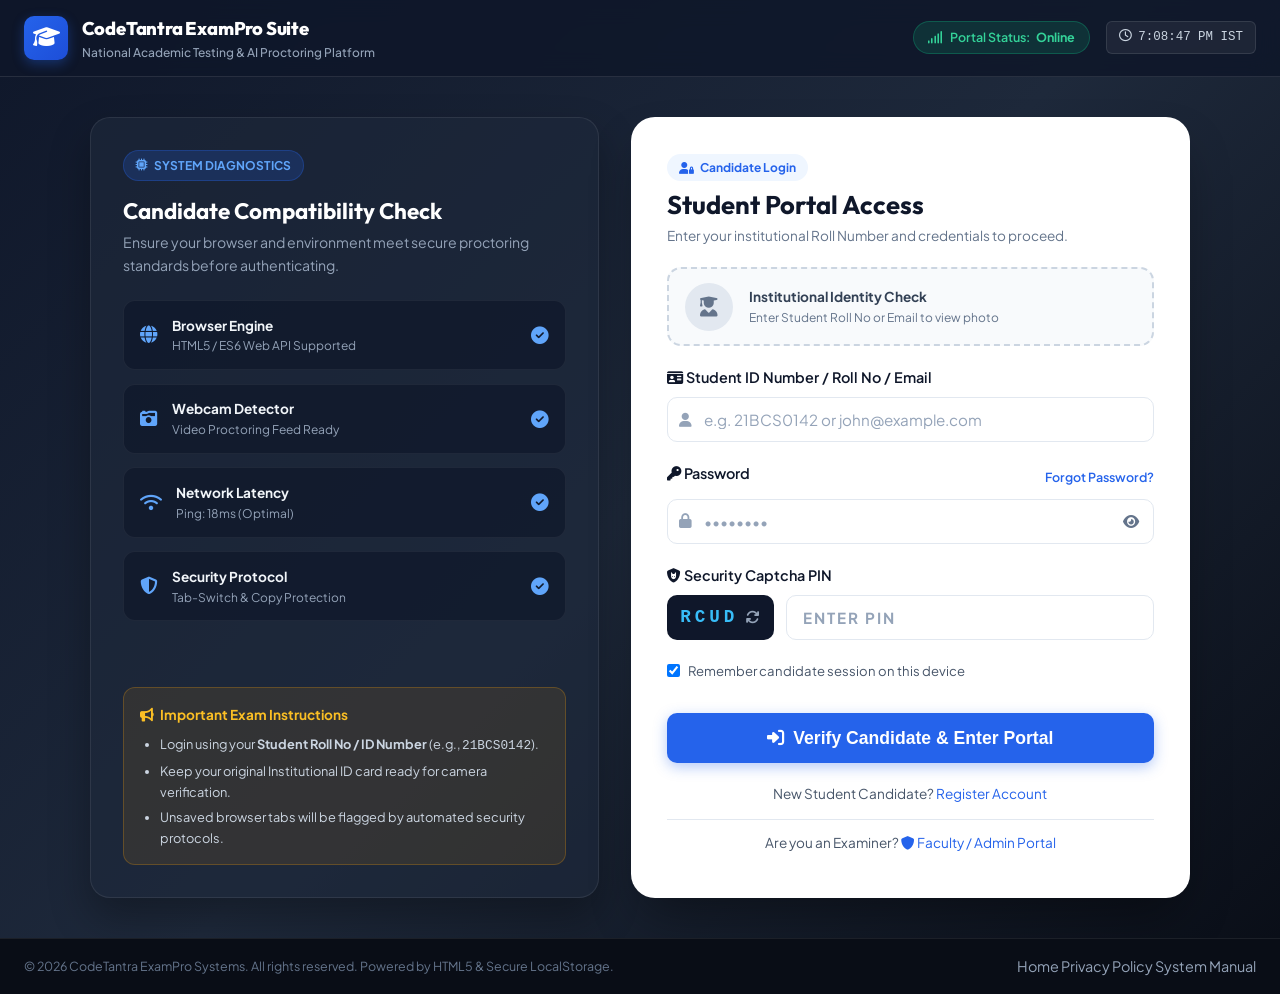
<file: login.html>
<!DOCTYPE html>
<html lang="en">
<head>
  <meta charset="UTF-8">
  <meta name="viewport" content="width=device-width, initial-scale=1.0">
  <title>Candidate Examination Login | CodeTantra Automated Testing Portal</title>
  <link rel="stylesheet" href="css/style.css">
  <link rel="stylesheet" href="https://cdnjs.cloudflare.com/ajax/libs/font-awesome/6.5.1/css/all.min.css">
</head>
<body class="codetantra-login-page">

  <!-- Top Institutional Header -->
  <header class="codetantra-header">
    <div class="header-container">
      <div class="institution-brand">
        <a href="index.html" class="brand-link">
          <div class="brand-icon"><i class="fa-solid fa-graduation-cap"></i></div>
          <div class="brand-text">
            <span class="main-title">CodeTantra ExamPro Suite</span>
            <span class="sub-title">National Academic Testing & AI Proctoring Platform</span>
          </div>
        </a>
      </div>
      <div class="header-status">
        <span class="live-status-pill"><i class="fa-solid fa-signal"></i> Portal Status: <strong>Online</strong></span>
        <span class="time-pill"><i class="fa-regular fa-clock"></i> <span id="portalClock">14:35:00 IST</span></span>
      </div>
    </div>
  </header>

  <!-- Main Login Grid -->
  <main class="codetantra-main">
    <div class="login-wrapper">
      
      <!-- Left Column: System Compatibility & Announcements -->
      <section class="codetantra-info-panel">
        <div class="info-card">
          <div class="card-badge"><i class="fa-solid fa-microchip"></i> System Diagnostics</div>
          <h3>Candidate Compatibility Check</h3>
          <p class="section-desc">Ensure your browser and environment meet secure proctoring standards before authenticating.</p>
          
          <div class="diagnostics-grid">
            <div class="diag-item status-ok">
              <i class="fa-solid fa-globe"></i>
              <div>
                <strong>Browser Engine</strong>
                <span>HTML5 / ES6 Web API Supported</span>
              </div>
              <span class="check-icon"><i class="fa-solid fa-circle-check"></i></span>
            </div>
            
            <div class="diag-item status-ok">
              <i class="fa-solid fa-camera-retro"></i>
              <div>
                <strong>Webcam Detector</strong>
                <span>Video Proctoring Feed Ready</span>
              </div>
              <span class="check-icon"><i class="fa-solid fa-circle-check"></i></span>
            </div>

            <div class="diag-item status-ok">
              <i class="fa-solid fa-wifi"></i>
              <div>
                <strong>Network Latency</strong>
                <span>Ping: 18ms (Optimal)</span>
              </div>
              <span class="check-icon"><i class="fa-solid fa-circle-check"></i></span>
            </div>

            <div class="diag-item status-ok">
              <i class="fa-solid fa-shield-halved"></i>
              <div>
                <strong>Security Protocol</strong>
                <span>Tab-Switch & Copy Protection</span>
              </div>
              <span class="check-icon"><i class="fa-solid fa-circle-check"></i></span>
            </div>
          </div>

          <div class="notice-box">
            <div class="notice-title"><i class="fa-solid fa-bullhorn"></i> Important Exam Instructions</div>
            <ul>
              <li>Login using your <strong>Student Roll No / ID Number</strong> (e.g., <code>21BCS0142</code>).</li>
              <li>Keep your original Institutional ID card ready for camera verification.</li>
              <li>Unsaved browser tabs will be flagged by automated security protocols.</li>
            </ul>
          </div>
        </div>
      </section>

      <!-- Right Column: Realistic Candidate Login Portal -->
      <section class="codetantra-form-panel">
        <div class="auth-box">
          
          <div class="auth-box-header">
            <div class="portal-badge"><i class="fa-solid fa-user-lock"></i> Candidate Login</div>
            <h2>Student Portal Access</h2>
            <p>Enter your institutional Roll Number and credentials to proceed.</p>
          </div>

          <!-- Live Candidate Profile Photo & ID Card Card -->
          <div id="liveCandidateCard" class="candidate-card-wrapper">
            <div class="candidate-preview-box empty-state">
              <div class="preview-avatar-placeholder"><i class="fa-solid fa-user-graduate"></i></div>
              <div class="preview-info">
                <span class="preview-title">Institutional Identity Check</span>
                <span class="preview-subtitle">Enter Student Roll No or Email to view photo</span>
              </div>
            </div>
          </div>

          <form id="loginForm">
            <!-- Student ID / Roll No Input -->
            <div class="form-group">
              <label for="loginIdentifier" class="form-label">
                <i class="fa-solid fa-id-card"></i> Student ID Number / Roll No / Email
              </label>
              <div class="input-with-icon">
                <i class="fa-solid fa-user input-icon"></i>
                <input type="text" id="loginIdentifier" class="form-control" placeholder="e.g. 21BCS0142 or john@example.com" autocomplete="off" required>
              </div>
            </div>

            <!-- Password Input with Toggle -->
            <div class="form-group">
              <div class="label-row">
                <label for="password" class="form-label"><i class="fa-solid fa-key"></i> Password</label>
                <a href="#" onclick="showToast('Contact administrator to reset institutional password.', 'info'); return false;" class="forgot-link">Forgot Password?</a>
              </div>
              <div class="input-with-icon">
                <i class="fa-solid fa-lock input-icon"></i>
                <input type="password" id="password" class="form-control" placeholder="••••••••" required>
                <button type="button" id="togglePasswordBtn" class="password-toggle-btn"><i class="fa-solid fa-eye"></i></button>
              </div>
            </div>

            <!-- Security Captcha Pin -->
            <div class="form-group captcha-group">
              <label class="form-label"><i class="fa-solid fa-shield-cat"></i> Security Captcha PIN</label>
              <div class="captcha-row">
                <div class="captcha-box">
                  <span id="captchaDisplay" class="captcha-text">8B49</span>
                  <button type="button" id="refreshCaptchaBtn" class="captcha-refresh" title="Refresh Captcha"><i class="fa-solid fa-arrows-rotate"></i></button>
                </div>
                <input type="text" id="captchaInput" class="form-control captcha-input" placeholder="Enter PIN" maxlength="4" required>
              </div>
            </div>

            <div class="form-group checkbox-row">
              <input type="checkbox" id="rememberMe" checked>
              <label for="rememberMe">Remember candidate session on this device</label>
            </div>

            <button type="submit" class="btn btn-primary btn-full btn-lg login-submit-btn">
              <i class="fa-solid fa-right-to-bracket"></i> Verify Candidate & Enter Portal
            </button>
          </form>

          <div class="auth-footer-links">
            <p>New Student Candidate? <a href="register.html">Register Account</a></p>
            <p class="admin-portal-link">Are you an Examiner? <a href="admin-login.html"><i class="fa-solid fa-shield"></i> Faculty / Admin Portal</a></p>
          </div>

        </div>
      </section>

    </div>
  </main>

  <footer class="codetantra-footer">
    <div class="footer-container">
      <span>&copy; 2026 CodeTantra ExamPro Systems. All rights reserved. Powered by HTML5 & Secure LocalStorage.</span>
      <div class="footer-links">
        <a href="index.html">Home</a>
        <a href="#">Privacy Policy</a>
        <a href="#">System Manual</a>
      </div>
    </div>
  </footer>

  <script src="js/app.js"></script>
  <script src="js/auth.js"></script>
  <script>
    // Live clock update
    setInterval(() => {
      const clockEl = document.getElementById('portalClock');
      if (clockEl) {
        const now = new Date();
        clockEl.textContent = now.toLocaleTimeString() + ' IST';
      }
    }, 1000);
  </script>
</body>
</html>
</file>
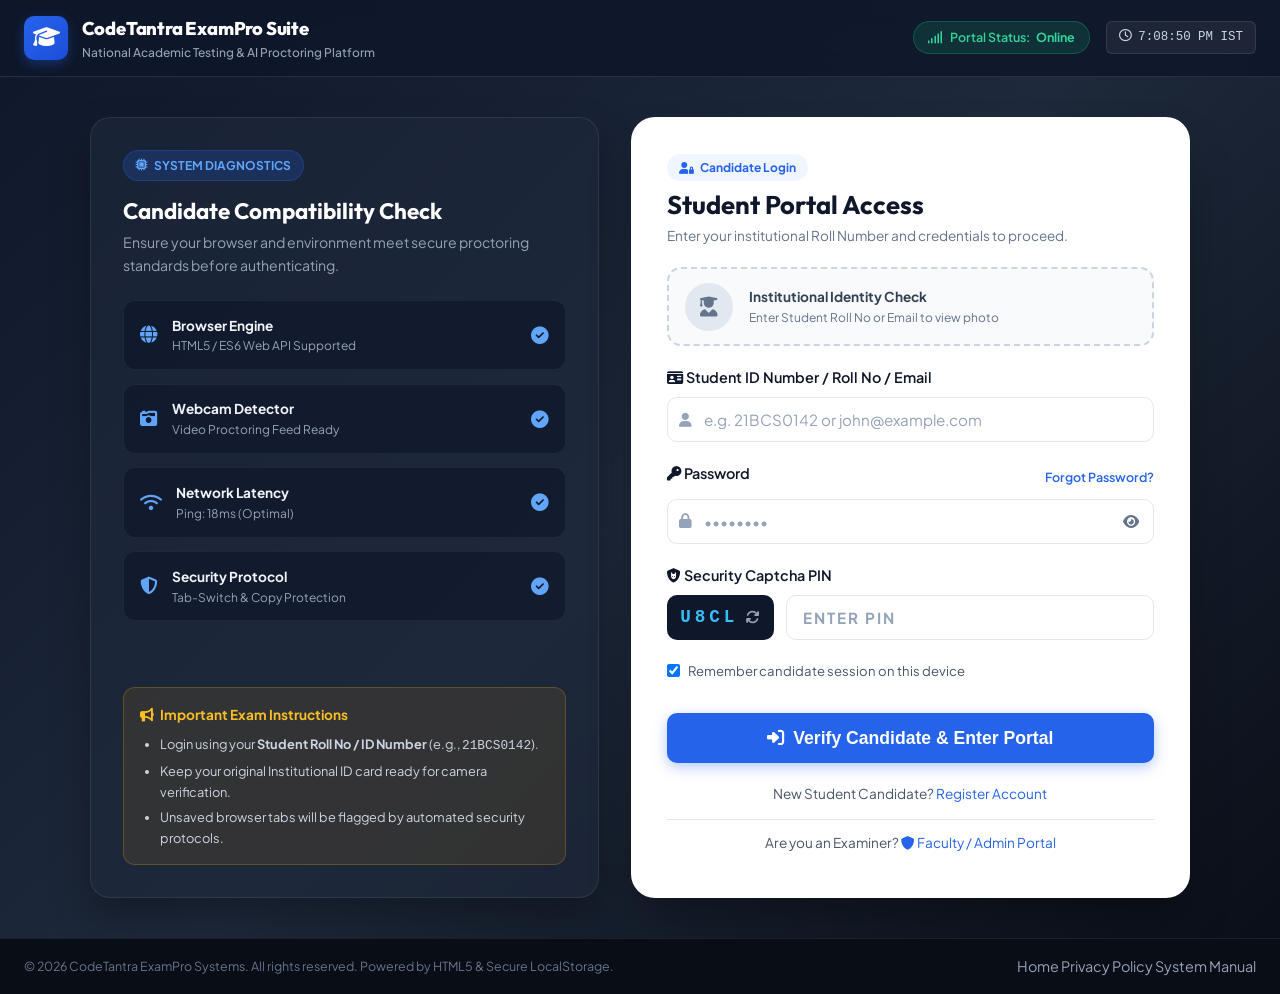
<file: manage-exams.html>
<!DOCTYPE html>
<html lang="en">
<head>
  <meta charset="UTF-8">
  <meta name="viewport" content="width=device-width, initial-scale=1.0">
  <title>Manage Exams | ExamPro</title>
  <link rel="stylesheet" href="css/style.css">
  <link rel="stylesheet" href="https://cdnjs.cloudflare.com/ajax/libs/font-awesome/6.5.1/css/all.min.css">
</head>
<body>

  <div class="admin-wrapper">
    <!-- Admin Sidebar -->
    <aside class="admin-sidebar" id="adminSidebar">
      <a href="admin-dashboard.html" class="brand-logo">
        <i class="fa-solid fa-user-shield"></i>
        <span>ExamPro Admin</span>
      </a>

      <ul class="admin-menu">
        <li class="admin-menu-item"><a href="admin-dashboard.html"><i class="fa-solid fa-chart-pie"></i> Dashboard</a></li>
        <li class="admin-menu-item"><a href="question-bank.html"><i class="fa-solid fa-database"></i> Question Bank</a></li>
        <li class="admin-menu-item"><a href="create-exam.html"><i class="fa-solid fa-plus-circle"></i> Create Exam</a></li>
        <li class="admin-menu-item active"><a href="manage-exams.html"><i class="fa-solid fa-list-check"></i> Manage Exams</a></li>
        <li class="admin-menu-item"><a href="students.html"><i class="fa-solid fa-users"></i> Students</a></li>
        <li class="admin-menu-item"><a href="results.html"><i class="fa-solid fa-square-poll-vertical"></i> Results</a></li>
        <li class="admin-menu-item" style="margin-top:auto;">
          <a href="#" onclick="logoutUser(); return false;" style="color:#ef4444;"><i class="fa-solid fa-right-from-bracket"></i> Logout</a>
        </li>
      </ul>
    </aside>

    <main class="admin-main">
      <header class="admin-topbar">
        <div style="display:flex; align-items:center; gap:1rem;">
          <button class="btn btn-sm btn-secondary" onclick="document.getElementById('adminSidebar').classList.toggle('active')"><i class="fa-solid fa-bars"></i></button>
          <h2>Manage Active & Archive Exams</h2>
        </div>
        <a href="create-exam.html" class="btn btn-primary"><i class="fa-solid fa-plus"></i> New Exam</a>
      </header>

      <div class="admin-body" id="manageExamsContainer">
        
        <div class="table-responsive">
          <table class="data-table">
            <thead>
              <tr>
                <th style="width:40px;">#</th>
                <th>Exam Title</th>
                <th>Subject</th>
                <th>Structure</th>
                <th>Passing Criteria</th>
                <th>Status</th>
                <th>Actions</th>
              </tr>
            </thead>
            <tbody id="examsTableBody">
              <!-- Rendered by admin.js -->
            </tbody>
          </table>
        </div>

      </div>
    </main>
  </div>

  <script src="js/app.js"></script>
  <script src="js/admin.js"></script>
</body>
</html>
</file>
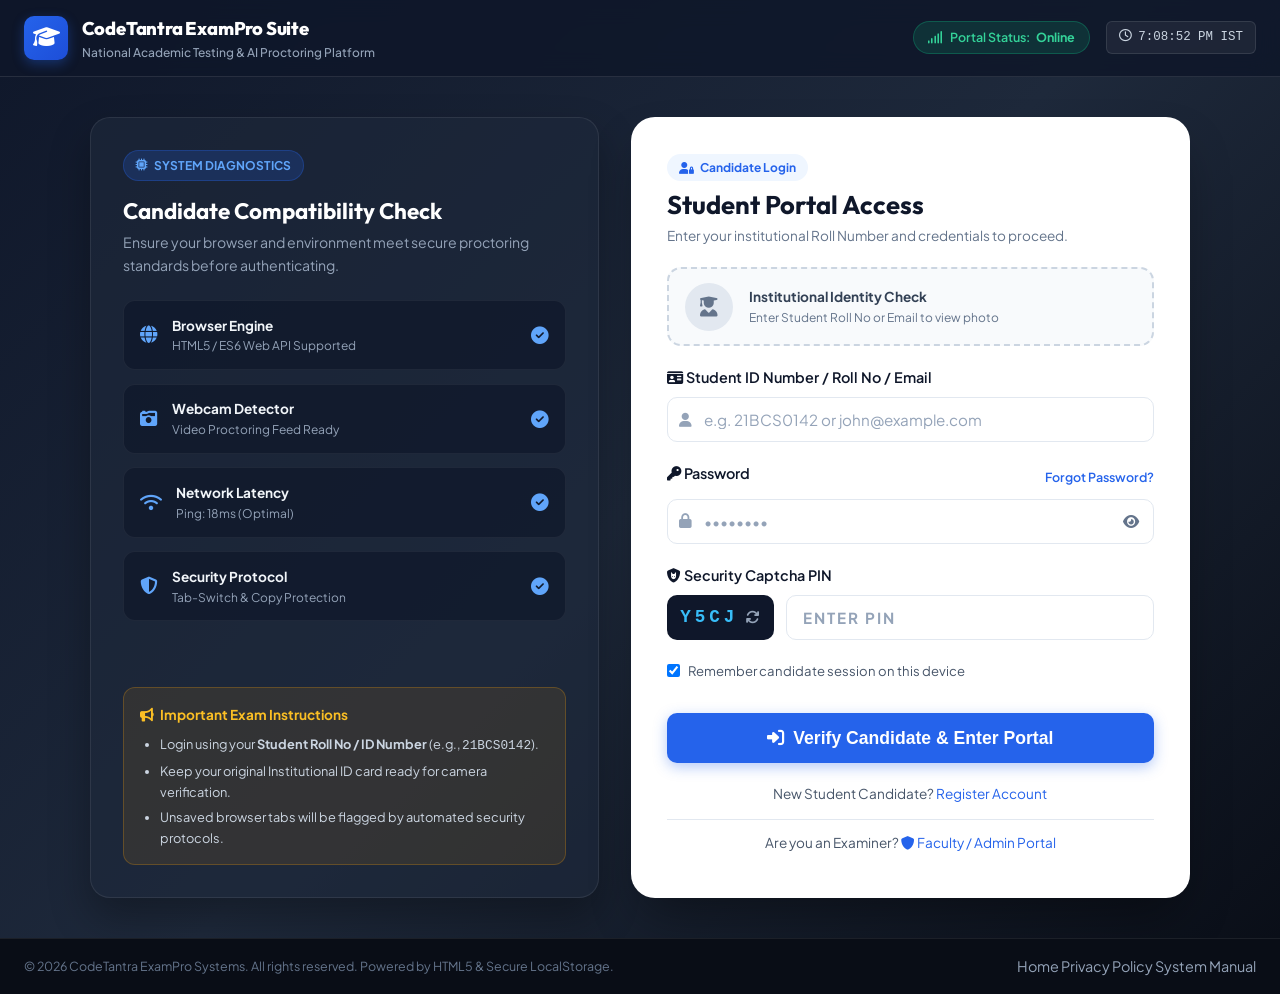
<file: question-bank.html>
<!DOCTYPE html>
<html lang="en">
<head>
  <meta charset="UTF-8">
  <meta name="viewport" content="width=device-width, initial-scale=1.0">
  <title>Question Bank Management | ExamPro</title>
  <link rel="stylesheet" href="css/style.css">
  <link rel="stylesheet" href="https://cdnjs.cloudflare.com/ajax/libs/font-awesome/6.5.1/css/all.min.css">
</head>
<body>

  <div class="admin-wrapper">
    <!-- Admin Sidebar -->
    <aside class="admin-sidebar" id="adminSidebar">
      <a href="admin-dashboard.html" class="brand-logo">
        <i class="fa-solid fa-user-shield"></i>
        <span>ExamPro Admin</span>
      </a>

      <ul class="admin-menu">
        <li class="admin-menu-item"><a href="admin-dashboard.html"><i class="fa-solid fa-chart-pie"></i> Dashboard</a></li>
        <li class="admin-menu-item active"><a href="question-bank.html"><i class="fa-solid fa-database"></i> Question Bank</a></li>
        <li class="admin-menu-item"><a href="create-exam.html"><i class="fa-solid fa-plus-circle"></i> Create Exam</a></li>
        <li class="admin-menu-item"><a href="manage-exams.html"><i class="fa-solid fa-list-check"></i> Manage Exams</a></li>
        <li class="admin-menu-item"><a href="students.html"><i class="fa-solid fa-users"></i> Students</a></li>
        <li class="admin-menu-item"><a href="results.html"><i class="fa-solid fa-square-poll-vertical"></i> Results</a></li>
        <li class="admin-menu-item" style="margin-top:auto;">
          <a href="#" onclick="logoutUser(); return false;" style="color:#ef4444;"><i class="fa-solid fa-right-from-bracket"></i> Logout</a>
        </li>
      </ul>
    </aside>

    <main class="admin-main">
      <header class="admin-topbar">
        <div style="display:flex; align-items:center; gap:1rem;">
          <button class="btn btn-sm btn-secondary" onclick="document.getElementById('adminSidebar').classList.toggle('active')"><i class="fa-solid fa-bars"></i></button>
          <h2>Question Bank Repository</h2>
        </div>

        <button id="addQuestionBtn" class="btn btn-primary"><i class="fa-solid fa-plus"></i> Add New Question</button>
      </header>

      <div class="admin-body" id="questionBankContainer">
        
        <!-- Search & Filter Controls -->
        <div class="card" style="margin-bottom:1.5rem; padding:1.25rem;">
          <div class="form-row">
            <div style="flex:2;">
              <input type="text" id="qbSearchInput" class="form-control" placeholder="Search questions or keywords...">
            </div>
            <div>
              <select id="qbSubjectFilter" class="form-control">
                <option value="all">All Subjects</option>
                <option value="Web Development">Web Development</option>
                <option value="Python Programming">Python Programming</option>
                <option value="Data Structures">Data Structures</option>
                <option value="Computer Networks">Computer Networks</option>
                <option value="General Aptitude">General Aptitude</option>
              </select>
            </div>
            <div>
              <select id="qbDiffFilter" class="form-control">
                <option value="all">All Difficulties</option>
                <option value="Easy">Easy</option>
                <option value="Medium">Medium</option>
                <option value="Hard">Hard</option>
              </select>
            </div>
          </div>
        </div>

        <!-- Questions Table -->
        <div class="table-responsive">
          <table class="data-table">
            <thead>
              <tr>
                <th style="width:40px;">#</th>
                <th>Question Text</th>
                <th>Subject</th>
                <th>Type</th>
                <th>Marks</th>
                <th>Difficulty</th>
                <th>Actions</th>
              </tr>
            </thead>
            <tbody id="qbTableBody">
              <!-- Rendered by admin.js -->
            </tbody>
          </table>
        </div>

      </div>
    </main>
  </div>

  <script src="js/app.js"></script>
  <script src="js/admin.js"></script>
</body>
</html>
</file>
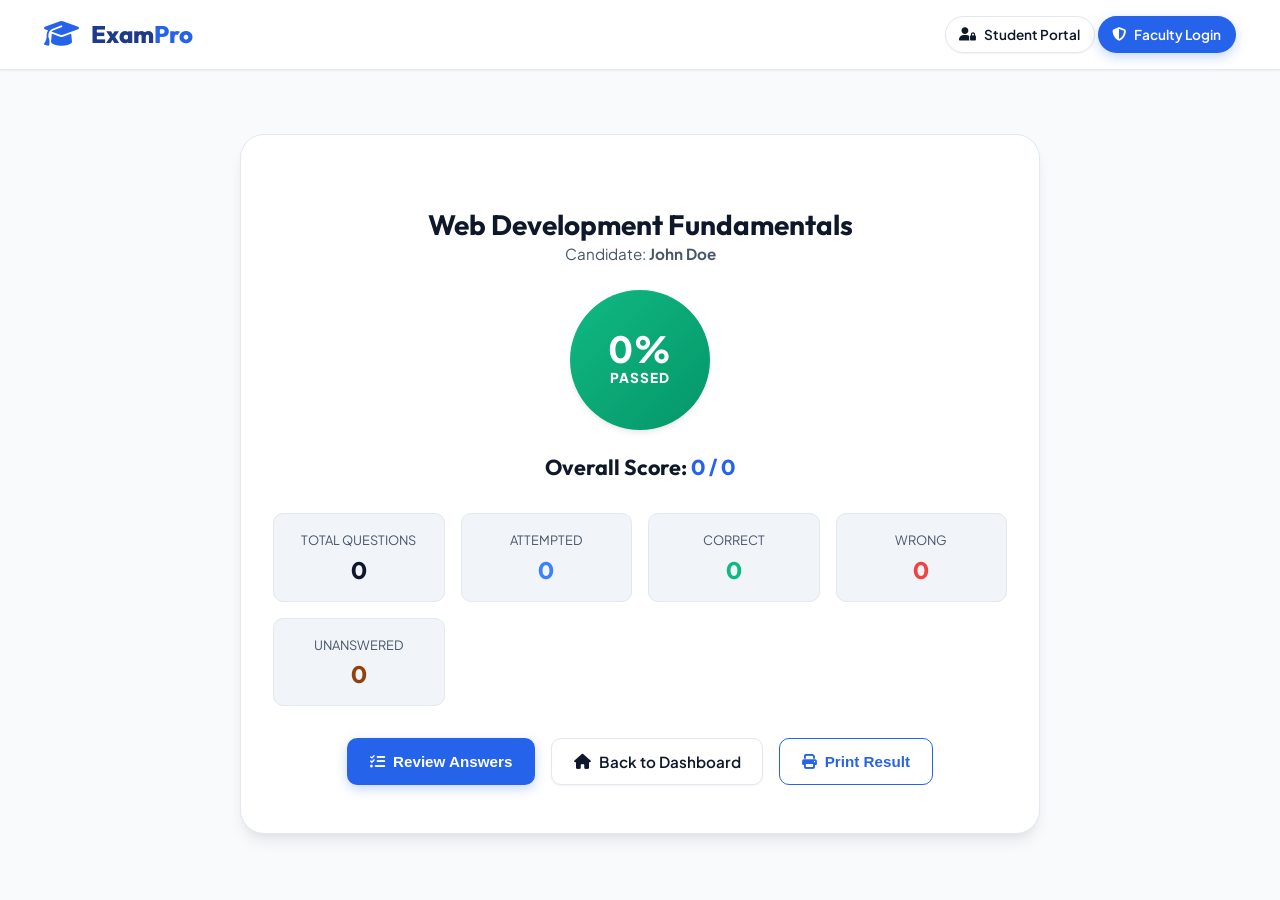
<file: result.html>
<!DOCTYPE html>
<html lang="en">
<head>
  <meta charset="UTF-8">
  <meta name="viewport" content="width=device-width, initial-scale=1.0">
  <title>Exam Result | ExamPro</title>
  <link rel="stylesheet" href="css/style.css">
  <link rel="stylesheet" href="https://cdnjs.cloudflare.com/ajax/libs/font-awesome/6.5.1/css/all.min.css">
</head>
<body>

  <header class="navbar no-print">
    <div class="container">
      <a href="student-dashboard.html" class="brand-logo">
        <i class="fa-solid fa-graduation-cap"></i>
        <span>Exam<span style="color:var(--primary);">Pro</span></span>
      </a>
      <div class="nav-actions">
        <div id="userNavBadge"></div>
      </div>
    </div>
  </header>

  <main class="main-content" id="resultContainer" style="padding: 2rem 0;">
    <div class="container">
      
      <div class="result-card">
        
        <div id="resultCandidateCard" class="result-student-profile-banner">
          <!-- Rendered dynamically by JS with student photo & roll no -->
        </div>

        <div style="margin-bottom:1.5rem;">
          <h2 id="resExamTitle">Web Development Fundamentals</h2>
          <p style="font-size:0.95rem; color:var(--text-secondary);">Candidate: <strong id="resStudentName">John Doe</strong></p>
        </div>

        <!-- Result Badge Circle -->
        <div class="result-badge-circle pass" id="resBadgeCircle">
          <div class="result-percent" id="resPercentage">0%</div>
          <div class="result-status-label" id="resStatusText">PASSED</div>
        </div>

        <h3>Overall Score: <span id="resScore" style="color:var(--primary);">0 / 0</span></h3>

        <!-- Detailed Breakdown -->
        <div class="result-stats-breakdown">
          <div class="result-stat-box">
            <div style="font-size:0.8rem; color:var(--text-secondary);">TOTAL QUESTIONS</div>
            <h4 id="resTotalQuestions">0</h4>
          </div>

          <div class="result-stat-box">
            <div style="font-size:0.8rem; color:var(--text-secondary);">ATTEMPTED</div>
            <h4 id="resAttempted" style="color:var(--info);">0</h4>
          </div>

          <div class="result-stat-box">
            <div style="font-size:0.8rem; color:var(--text-secondary);">CORRECT</div>
            <h4 id="resCorrect" style="color:var(--success);">0</h4>
          </div>

          <div class="result-stat-box">
            <div style="font-size:0.8rem; color:var(--text-secondary);">WRONG</div>
            <h4 id="resWrong" style="color:var(--danger);">0</h4>
          </div>

          <div class="result-stat-box">
            <div style="font-size:0.8rem; color:var(--text-secondary);">UNANSWERED</div>
            <h4 id="resUnanswered" style="color:var(--warning-dark);">0</h4>
          </div>
        </div>

        <!-- Action Buttons -->
        <div style="display:flex; justify-content:center; gap:1rem; flex-wrap:wrap; margin-top:2rem;" class="no-print">
          <button id="reviewAnswersBtn" class="btn btn-primary"><i class="fa-solid fa-list-check"></i> Review Answers</button>
          <a href="student-dashboard.html" class="btn btn-secondary"><i class="fa-solid fa-house"></i> Back to Dashboard</a>
          <button id="printResultBtn" class="btn btn-outline"><i class="fa-solid fa-print"></i> Print Result</button>
        </div>

      </div>

    </div>
  </main>

  <script src="js/app.js"></script>
  <script src="js/exam.js"></script>
</body>
</html>
</file>
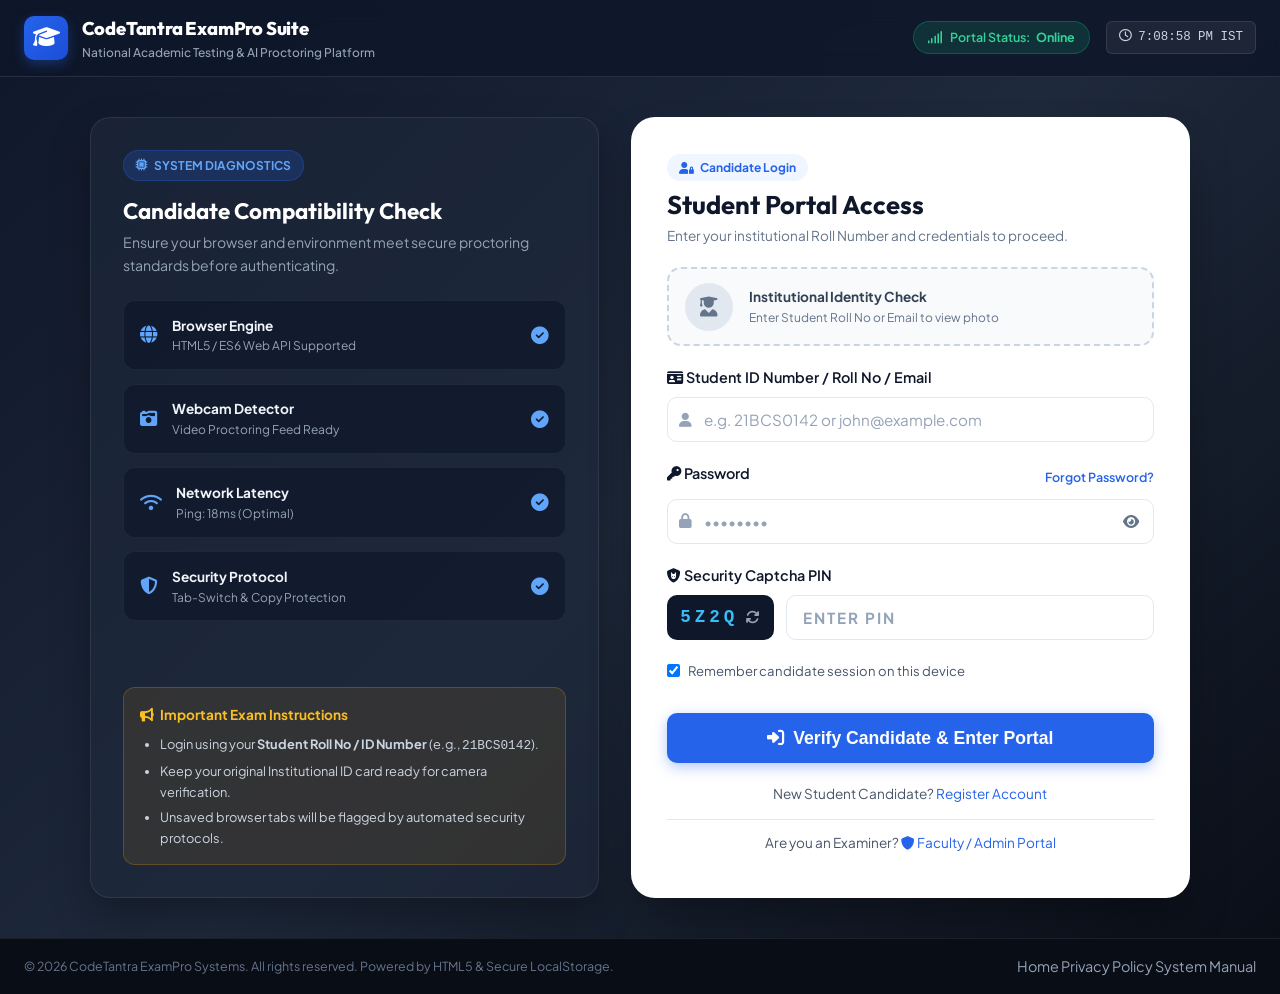
<file: results.html>
<!DOCTYPE html>
<html lang="en">
<head>
  <meta charset="UTF-8">
  <meta name="viewport" content="width=device-width, initial-scale=1.0">
  <title>Master Exam Results | ExamPro Admin</title>
  <link rel="stylesheet" href="css/style.css">
  <link rel="stylesheet" href="https://cdnjs.cloudflare.com/ajax/libs/font-awesome/6.5.1/css/all.min.css">
</head>
<body>

  <div class="admin-wrapper">
    <!-- Admin Sidebar -->
    <aside class="admin-sidebar" id="adminSidebar">
      <a href="admin-dashboard.html" class="brand-logo">
        <i class="fa-solid fa-user-shield"></i>
        <span>ExamPro Admin</span>
      </a>

      <ul class="admin-menu">
        <li class="admin-menu-item"><a href="admin-dashboard.html"><i class="fa-solid fa-chart-pie"></i> Dashboard</a></li>
        <li class="admin-menu-item"><a href="question-bank.html"><i class="fa-solid fa-database"></i> Question Bank</a></li>
        <li class="admin-menu-item"><a href="create-exam.html"><i class="fa-solid fa-plus-circle"></i> Create Exam</a></li>
        <li class="admin-menu-item"><a href="manage-exams.html"><i class="fa-solid fa-list-check"></i> Manage Exams</a></li>
        <li class="admin-menu-item"><a href="students.html"><i class="fa-solid fa-users"></i> Students</a></li>
        <li class="admin-menu-item active"><a href="results.html"><i class="fa-solid fa-square-poll-vertical"></i> Results</a></li>
        <li class="admin-menu-item" style="margin-top:auto;">
          <a href="#" onclick="logoutUser(); return false;" style="color:#ef4444;"><i class="fa-solid fa-right-from-bracket"></i> Logout</a>
        </li>
      </ul>
    </aside>

    <main class="admin-main">
      <header class="admin-topbar">
        <div style="display:flex; align-items:center; gap:1rem;">
          <button class="btn btn-sm btn-secondary" onclick="document.getElementById('adminSidebar').classList.toggle('active')"><i class="fa-solid fa-bars"></i></button>
          <h2>Master Evaluation & Exam Results</h2>
        </div>
      </header>

      <div class="admin-body">
        
        <div class="card" style="margin-bottom:1.5rem; padding:1.25rem;">
          <input type="text" id="resultsSearchInput" class="form-control" placeholder="Search evaluation records by student name or exam title...">
        </div>

        <div class="table-responsive">
          <table class="data-table">
            <thead>
              <tr>
                <th style="width:40px;">#</th>
                <th>Student Candidate</th>
                <th>Exam Title</th>
                <th>Score Marks</th>
                <th>Percentage</th>
                <th>Status</th>
                <th>Action</th>
              </tr>
            </thead>
            <tbody id="adminResultsBody">
              <!-- Rendered by admin.js -->
            </tbody>
          </table>
        </div>

      </div>
    </main>
  </div>

  <script src="js/app.js"></script>
  <script src="js/admin.js"></script>
</body>
</html>
</file>
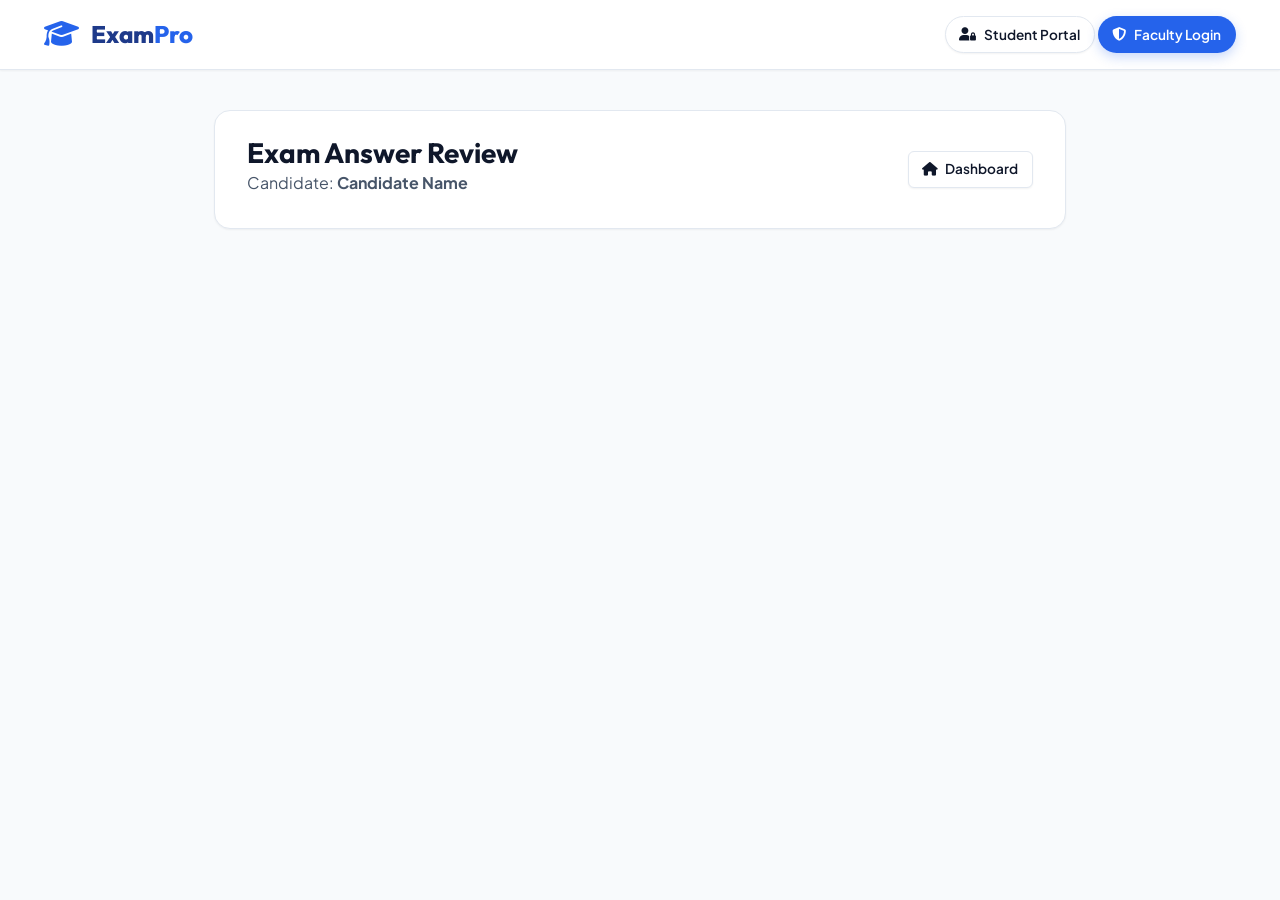
<file: review.html>
<!DOCTYPE html>
<html lang="en">
<head>
  <meta charset="UTF-8">
  <meta name="viewport" content="width=device-width, initial-scale=1.0">
  <title>Answer Review | ExamPro</title>
  <link rel="stylesheet" href="css/style.css">
  <link rel="stylesheet" href="https://cdnjs.cloudflare.com/ajax/libs/font-awesome/6.5.1/css/all.min.css">
</head>
<body>

  <header class="navbar no-print">
    <div class="container">
      <a href="student-dashboard.html" class="brand-logo">
        <i class="fa-solid fa-graduation-cap"></i>
        <span>Exam<span style="color:var(--primary);">Pro</span></span>
      </a>
      <div class="nav-actions">
        <div id="userNavBadge"></div>
      </div>
    </div>
  </header>

  <main class="main-content" id="reviewContainer" style="padding: 2.5rem 0;">
    <div class="container" style="max-width:900px;">
      
      <div class="card" style="margin-bottom:2rem; padding:1.5rem 2rem;">
        <div style="display:flex; justify-content:space-between; align-items:center; flex-wrap:wrap; gap:1rem;">
          <div>
            <h2 id="reviewExamTitle">Exam Answer Review</h2>
            <p>Candidate: <strong id="reviewStudentName">Candidate Name</strong></p>
          </div>
          <div class="no-print">
            <a href="student-dashboard.html" class="btn btn-secondary btn-sm"><i class="fa-solid fa-house"></i> Dashboard</a>
          </div>
        </div>
      </div>

      <!-- Question Review Cards Container -->
      <div id="reviewQuestionsList">
        <!-- Dynamically rendered question review list -->
      </div>

    </div>
  </main>

  <script src="js/app.js"></script>
  <script src="js/exam.js"></script>
</body>
</html>
</file>
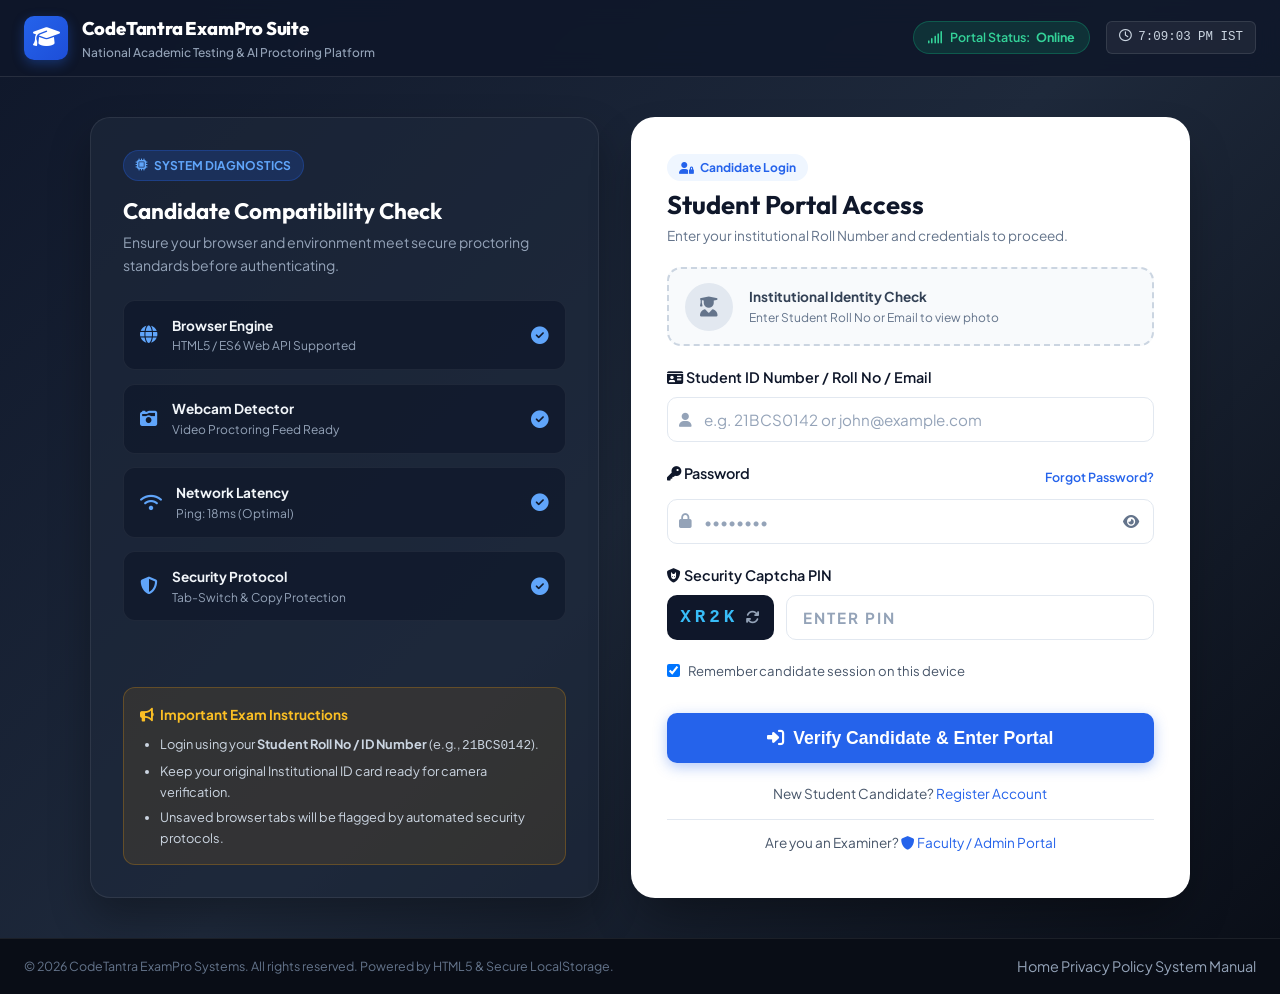
<file: student-dashboard.html>
<!DOCTYPE html>
<html lang="en">
<head>
  <meta charset="UTF-8">
  <meta name="viewport" content="width=device-width, initial-scale=1.0">
  <title>Student Dashboard | ExamPro</title>
  <link rel="stylesheet" href="css/style.css">
  <link rel="stylesheet" href="https://cdnjs.cloudflare.com/ajax/libs/font-awesome/6.5.1/css/all.min.css">
</head>
<body>

  <!-- Navigation Bar -->
  <header class="navbar">
    <div class="container">
      <a href="student-dashboard.html" class="brand-logo">
        <i class="fa-solid fa-graduation-cap"></i>
        <span>Exam<span style="color:var(--primary);">Pro</span></span>
      </a>

      <nav>
        <ul class="nav-links" id="primaryNav">
          <li><a href="student-dashboard.html" class="nav-link active">Dashboard</a></li>
          <li><a href="#availableExamsSection" class="nav-link">Available Exams</a></li>
          <li><a href="#recentResultsSection" class="nav-link">My Results</a></li>
        </ul>
      </nav>

      <div class="nav-actions">
        <div id="userNavBadge"></div>
      </div>
    </div>
  </header>

  <!-- Candidate Profile Dashboard Header -->
  <div class="dashboard-header codetantra-dash-header">
    <div class="container">
      <div class="student-profile-banner" id="studentProfileBanner">
        <!-- Rendered dynamically via JS with photo & ID -->
      </div>
    </div>
  </div>

  <main class="main-content">
    <div class="container">
      
      <!-- Active Exam In Progress Banner -->
      <div id="activeExamBannerContainer"></div>

      <!-- Metrics Summary Cards -->
      <div class="stats-grid">
        <div class="stat-card">
          <div class="stat-icon primary"><i class="fa-solid fa-file-signature"></i></div>
          <div>
            <div class="stat-value" id="dashTotalAttempted">0</div>
            <div class="stat-label">Exams Completed</div>
          </div>
        </div>

        <div class="stat-card">
          <div class="stat-icon success"><i class="fa-solid fa-square-check"></i></div>
          <div>
            <div class="stat-value" id="dashPassedExams">0</div>
            <div class="stat-label">Passed Exams</div>
          </div>
        </div>

        <div class="stat-card">
          <div class="stat-icon warning"><i class="fa-solid fa-chart-line"></i></div>
          <div>
            <div class="stat-value" id="dashAvgScore">0%</div>
            <div class="stat-label">Average Score</div>
          </div>
        </div>

        <div class="stat-card">
          <div class="stat-icon info"><i class="fa-solid fa-list-ol"></i></div>
          <div>
            <div class="stat-value" id="dashAvailableCount">0</div>
            <div class="stat-label">Available Exams</div>
          </div>
        </div>
      </div>

      <!-- Search & Filter Bar -->
      <div class="card" style="margin-bottom:2rem; padding:1.25rem;">
        <div style="display:flex; justify-content:space-between; align-items:center; flex-wrap:wrap; gap:1rem;">
          <div style="flex:1; min-width:260px;">
            <input type="text" id="examSearchInput" class="form-control" placeholder="Search exams by name or subject...">
          </div>
          <div style="width:200px;">
            <select id="examSubjectSelect" class="form-control">
              <option value="all">All Subjects</option>
              <option value="Web Development">Web Development</option>
              <option value="Python Programming">Python Programming</option>
              <option value="Data Structures">Data Structures</option>
              <option value="Computer Networks">Computer Networks</option>
              <option value="General Aptitude">General Aptitude</option>
            </select>
          </div>
        </div>
      </div>

      <!-- Available Exams Section -->
      <section id="availableExamsSection" style="margin-bottom:3rem;">
        <h2 style="margin-bottom:1.5rem;"><i class="fa-solid fa-folder-open" style="color:var(--primary);"></i> Available Exams</h2>
        
        <div class="exam-grid" id="studentExamGrid">
          <!-- Dynamically Rendered by JS -->
        </div>
      </section>

      <!-- Recent Results Section -->
      <section id="recentResultsSection" style="margin-bottom:3rem;">
        <h2 style="margin-bottom:1.5rem;"><i class="fa-solid fa-clock-rotate-left" style="color:var(--primary);"></i> Recent Results & Performance History</h2>
        
        <div class="table-responsive">
          <table class="data-table">
            <thead>
              <tr>
                <th>Exam Name</th>
                <th>Score</th>
                <th>Percentage</th>
                <th>Status</th>
                <th>Date Taken</th>
                <th>Action</th>
              </tr>
            </thead>
            <tbody id="studentResultsTableBody">
              <!-- Dynamically Rendered by JS -->
            </tbody>
          </table>
        </div>
      </section>

    </div>
  </main>

  <footer class="footer">
    <div class="container" style="text-align:center;">
      <p>&copy; 2026 ExamPro Online Examination System.</p>
    </div>
  </footer>

  <script src="js/app.js"></script>
  <script src="js/exam.js"></script>
  <script>
    let dashTimerInterval = null;

    document.addEventListener('DOMContentLoaded', () => {
      const user = requireAuth(['student', 'applicant']);
      if (!user) return;

      const rollNo = user.studentId || user.rollNo || '21BCS0142';
      const dept = user.department || 'Computer Science & Eng (CSE)';
      const avatarSrc = user.avatar || `https://ui-avatars.com/api/?name=${encodeURIComponent(user.name)}&background=2563eb&color=fff`;

      const bannerEl = document.getElementById('studentProfileBanner');
      if (bannerEl) {
        bannerEl.innerHTML = `
          <div class="dash-candidate-card">
            <div class="dash-avatar-wrapper" onclick="openChangePhotoModal(() => window.location.reload())" style="cursor:pointer;" title="Click to Upload / Change Photo">
              <img src="${avatarSrc}" alt="${user.name}" class="dash-avatar-img" onerror="this.onerror=null; this.src='https://ui-avatars.com/api/?name=${encodeURIComponent(user.name)}&background=2563eb&color=fff';">
              <span class="avatar-edit-overlay"><i class="fa-solid fa-camera"></i></span>
              <span class="proctor-active-dot" title="Webcam Proctoring Active"></span>
            </div>
            <div class="dash-candidate-details">
              <div class="candidate-header-line">
                <h2>Welcome Back, ${escapeHtml(user.name)}!</h2>
                <span class="badge badge-success"><i class="fa-solid fa-shield-check"></i> Proctored & Verified</span>
                <button onclick="openChangePhotoModal(() => window.location.reload())" class="btn btn-sm btn-outline" style="color:white; border-color:rgba(255,255,255,0.3); margin-left:auto;"><i class="fa-solid fa-camera"></i> Change Photo</button>
              </div>
              <div class="candidate-sub-line">
                <span class="info-pill"><i class="fa-solid fa-id-card"></i> <strong>Roll No:</strong> ${escapeHtml(rollNo)}</span>
                <span class="info-pill"><i class="fa-solid fa-graduation-cap"></i> ${escapeHtml(dept)}</span>
                <span class="info-pill"><i class="fa-solid fa-calendar"></i> Batch: ${escapeHtml(user.batch || '2021-2025')}</span>
              </div>
            </div>
          </div>
        `;
      }

      renderStudentDashboard();
    });

    function renderStudentDashboard() {
      const user = getCurrentUser();
      if (!user) return;

      const exams = ExamProDB.get(STORAGE_KEYS.EXAMS).filter(e => e.active);
      const results = ExamProDB.get(STORAGE_KEYS.RESULTS).filter(r => r.studentId === user.id);

      // Render Active Exam Banner & Live Countdown
      renderActiveExamBanner(user);

      // Metrics calculation
      const totalAttempted = results.length;
      const passedCount = results.filter(r => r.passed).length;
      const avgScore = totalAttempted > 0
        ? Math.round(results.reduce((acc, r) => acc + r.percentage, 0) / totalAttempted)
        : 0;

      document.getElementById('dashTotalAttempted').innerText = totalAttempted;
      document.getElementById('dashPassedExams').innerText = passedCount;
      document.getElementById('dashAvgScore').innerText = `${avgScore}%`;
      document.getElementById('dashAvailableCount').innerText = exams.length;

      // Filter logic for available exams
      const searchInput = document.getElementById('examSearchInput');
      const subjectSelect = document.getElementById('examSubjectSelect');
      const grid = document.getElementById('studentExamGrid');

      const filterExams = () => {
        const activeState = getActiveExamState(user.id);
        const term = searchInput.value.toLowerCase();
        const subj = subjectSelect.value;

        const filtered = exams.filter(e => {
          const matchSearch = e.title.toLowerCase().includes(term) || e.subject.toLowerCase().includes(term);
          const matchSubj = (subj === 'all') || (e.subject === subj);
          return matchSearch && matchSubj;
        });

        grid.innerHTML = '';

        if (filtered.length === 0) {
          grid.innerHTML = `<div style="grid-column:1/-1; text-align:center; padding:3rem; background:white; border-radius:var(--radius-lg);">No active exams found matching search criteria.</div>`;
          return;
        }

        filtered.forEach(ex => {
          const isExamActive = activeState && activeState.examId === ex.id;
          const timeLeftDisplay = isExamActive
            ? `<div class="exam-meta-item" style="color:var(--danger); font-weight:700;"><i class="fa-solid fa-stopwatch"></i> ${formatTimeLeft(activeState.timeRemainingSeconds)} Left</div>`
            : `<div class="exam-meta-item"><i class="fa-regular fa-clock"></i> ${ex.durationMinutes} Mins</div>`;

          const card = document.createElement('div');
          card.className = `exam-card ${isExamActive ? 'active-exam-card' : ''}`;
          card.innerHTML = `
            <div class="exam-card-body">
              <div style="display:flex; justify-content:space-between; align-items:center; margin-bottom:0.5rem;">
                <span class="badge badge-primary">${escapeHtml(ex.subject)}</span>
                ${isExamActive ? '<span class="badge badge-warning" style="animation: pulse 1.5s infinite;"><i class="fa-solid fa-clock"></i> In Progress</span>' : ''}
              </div>
              <h3 style="margin: 0.5rem 0;">${escapeHtml(ex.title)}</h3>
              <p style="font-size:0.85rem; height:40px; overflow:hidden;">${escapeHtml(ex.description)}</p>
              <div class="exam-meta-grid">
                ${timeLeftDisplay}
                <div class="exam-meta-item"><i class="fa-solid fa-list-check"></i> ${ex.questionIds.length} Questions</div>
                <div class="exam-meta-item"><i class="fa-solid fa-star"></i> ${ex.totalMarks} Marks</div>
                <div class="exam-meta-item"><i class="fa-solid fa-percent"></i> ${ex.passingPercentage}% Pass</div>
              </div>
              <div class="candidate-avatar-stack-container">
                <div class="candidate-avatar-stack">
                  <img src="https://images.unsplash.com/photo-1539571696357-5a69c17a67c6?w=80&auto=format&fit=crop&q=80" alt="John Doe" title="John Doe (21BCS0142) taking test">
                  <img src="https://images.unsplash.com/photo-1494790108377-be9c29b29330?w=80&auto=format&fit=crop&q=80" alt="Sarah" title="Sarah Jenkins (22ECE0089) taking test">
                  <img src="https://images.unsplash.com/photo-1507003211169-0a1dd7228f2d?w=80&auto=format&fit=crop&q=80" alt="Alex" title="Alex Rivera (23BCS8492) taking test">
                  <span class="avatar-count-badge">+14</span>
                </div>
                <span class="active-students-label"><i class="fa-solid fa-circle blink-green"></i> 17 Candidates Enrolled</span>
              </div>
              ${isExamActive 
                ? `<a href="exam.html?id=${ex.id}" class="btn btn-warning btn-full" style="font-weight:700;"><i class="fa-solid fa-circle-play"></i> Resume Exam</a>`
                : `<a href="instructions.html?id=${ex.id}" class="btn btn-primary btn-full"><i class="fa-solid fa-play"></i> Start Exam</a>`
              }
            </div>
          `;
          grid.appendChild(card);
        });
      };

      searchInput.oninput = filterExams;
      subjectSelect.onchange = filterExams;
      filterExams();

      // Render Results Table
      const resultsBody = document.getElementById('studentResultsTableBody');
      resultsBody.innerHTML = '';

      if (results.length === 0) {
        resultsBody.innerHTML = `<tr><td colspan="6" style="text-align:center;">No completed exam results yet. Take an exam above to see your scores!</td></tr>`;
      } else {
        [...results].reverse().forEach(r => {
          const row = document.createElement('tr');
          row.innerHTML = `
            <td><strong>${escapeHtml(r.examTitle)}</strong></td>
            <td>${r.score} / ${r.totalPossibleMarks}</td>
            <td><strong>${r.percentage}%</strong></td>
            <td>
              <span class="badge ${r.passed ? 'badge-success' : 'badge-danger'}">
                ${r.passed ? 'PASSED' : 'FAILED'}
              </span>
            </td>
            <td>${new Date(r.completedAt).toLocaleDateString()}</td>
            <td>
              <a href="review.html?resId=${r.id}" class="btn btn-sm btn-secondary"><i class="fa-solid fa-eye"></i> Review Answers</a>
            </td>
          `;
          resultsBody.appendChild(row);
        });
      }
    }

    function renderActiveExamBanner(user) {
      if (dashTimerInterval) clearInterval(dashTimerInterval);
      const container = document.getElementById('activeExamBannerContainer');
      if (!container) return;

      const activeState = getActiveExamState(user.id);
      if (!activeState) {
        container.innerHTML = '';
        return;
      }

      const exams = ExamProDB.get(STORAGE_KEYS.EXAMS);
      const activeExam = exams.find(e => e.id === activeState.examId);
      const examTitle = activeExam ? activeExam.title : 'Active Exam';

      const updateBannerUI = () => {
        const currentState = getActiveExamState(user.id);
        if (!currentState || currentState.timeRemainingSeconds <= 0) {
          if (currentState) {
            showToast('Exam time expired! Auto-submitting exam...', 'warning');
            autoSubmitActiveExamState(currentState);
          }
          clearInterval(dashTimerInterval);
          container.innerHTML = '';
          renderStudentDashboard();
          return;
        }

        const answeredCount = Object.keys(currentState.userAnswers || {}).filter(k => currentState.userAnswers[k] !== '' && currentState.userAnswers[k] !== undefined).length;
        const totalQuestions = (currentState.questions || []).length;
        const timeLeftStr = formatTimeLeft(currentState.timeRemainingSeconds);
        const isWarning = currentState.timeRemainingSeconds <= 300;

        container.innerHTML = `
          <div class="card" style="margin-bottom:2rem; border-left:5px solid var(--primary); background:linear-gradient(135deg, #ffffff 0%, #f8fafc 100%); padding:1.5rem; box-shadow:var(--shadow-md);">
            <div style="display:flex; justify-content:space-between; align-items:center; flex-wrap:wrap; gap:1.25rem;">
              <div>
                <div style="display:flex; align-items:center; gap:0.5rem; margin-bottom:0.4rem;">
                  <span class="badge badge-warning" style="animation: pulse 1.5s infinite;"><i class="fa-solid fa-spinner fa-spin"></i> EXAM IN PROGRESS</span>
                  <span class="badge badge-primary">${escapeHtml(activeExam ? activeExam.subject : 'Active')}</span>
                </div>
                <h2 style="margin:0; font-size:1.4rem;">${escapeHtml(examTitle)}</h2>
                <p style="margin-top:0.35rem; color:var(--text-secondary); font-size:0.9rem;">
                  Questions Answered: <strong>${answeredCount} / ${totalQuestions}</strong>
                </p>
              </div>
              
              <div style="display:flex; align-items:center; gap:1.5rem; flex-wrap:wrap;">
                <div style="text-align:right; min-width:140px;">
                  <div style="font-size:0.75rem; font-weight:700; color:var(--text-muted); text-transform:uppercase; letter-spacing:0.5px;">Time Remaining</div>
                  <div style="font-size:1.8rem; font-weight:800; font-family:monospace; color:${isWarning ? 'var(--danger)' : 'var(--primary)'}; display:flex; align-items:center; gap:0.4rem; justify-content:flex-end;">
                    <i class="fa-solid fa-stopwatch ${isWarning ? 'fa-beat' : ''}"></i> ${timeLeftStr}
                  </div>
                </div>
                
                <a href="exam.html?id=${activeState.examId}" class="btn btn-primary btn-lg" style="box-shadow:var(--shadow-md); font-weight:700; padding:0.75rem 1.5rem;">
                  <i class="fa-solid fa-circle-play"></i> Resume Exam
                </a>
              </div>
            </div>
          </div>
        `;

        // Update time left displays on any active exam meta items in available grid
        const activeMetaItems = document.querySelectorAll('.active-exam-card .fa-stopwatch');
        activeMetaItems.forEach(icon => {
          if (icon.parentElement) {
            icon.parentElement.innerHTML = `<i class="fa-solid fa-stopwatch"></i> ${timeLeftStr} Left`;
          }
        });
      };

      updateBannerUI();
      dashTimerInterval = setInterval(updateBannerUI, 1000);
    }

    function escapeHtml(text) {
      if (!text) return '';
      return String(text).replace(/&/g, "&amp;").replace(/</g, "&lt;").replace(/>/g, "&gt;");
    }
  </script>
</body>
</html>
</file>
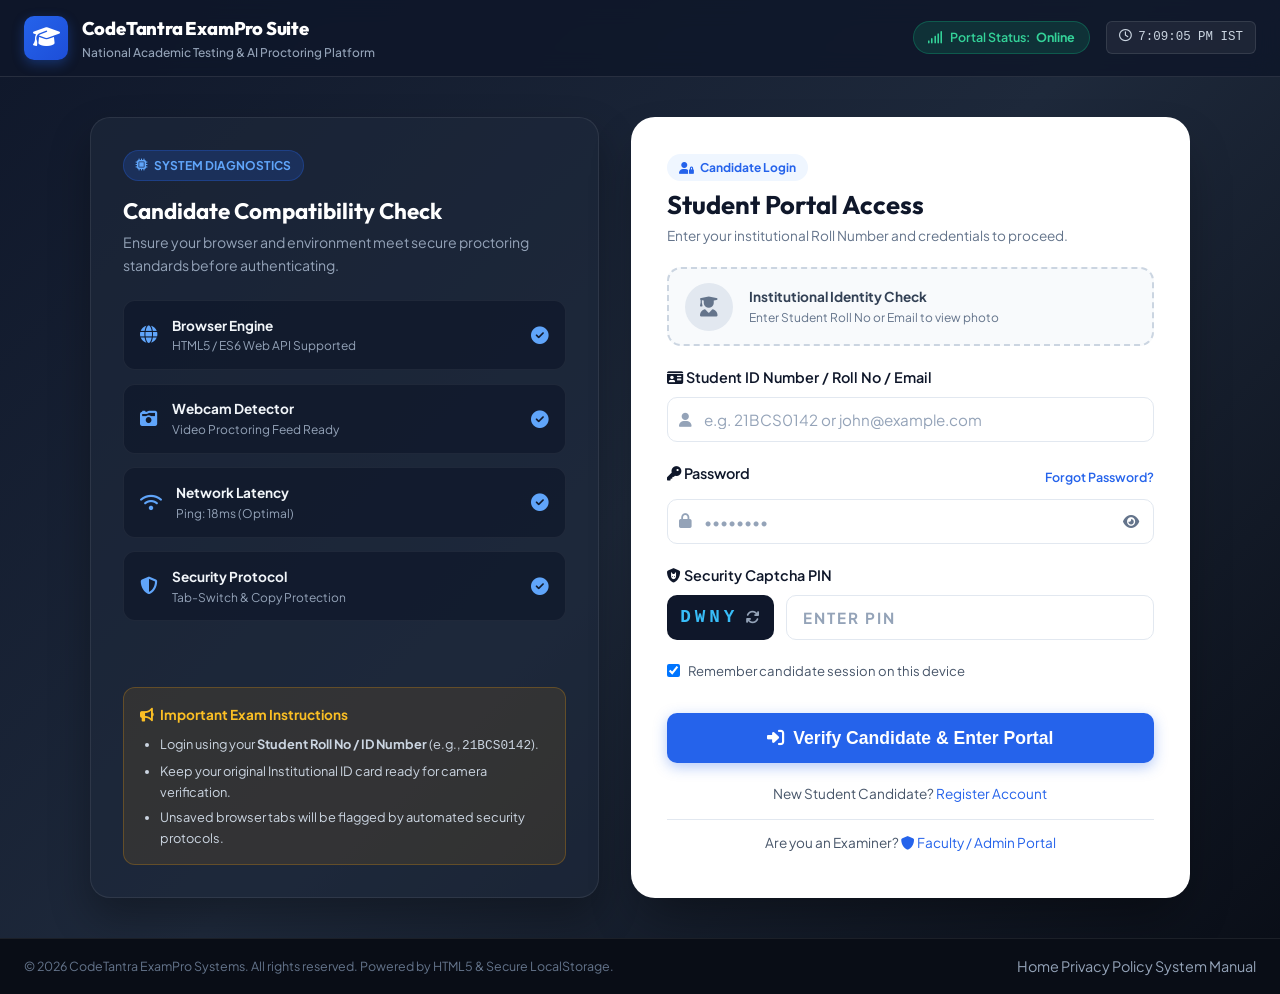
<file: students.html>
<!DOCTYPE html>
<html lang="en">
<head>
  <meta charset="UTF-8">
  <meta name="viewport" content="width=device-width, initial-scale=1.0">
  <title>Student Directory Management | ExamPro</title>
  <link rel="stylesheet" href="css/style.css">
  <link rel="stylesheet" href="https://cdnjs.cloudflare.com/ajax/libs/font-awesome/6.5.1/css/all.min.css">
</head>
<body>

  <div class="admin-wrapper">
    <!-- Admin Sidebar -->
    <aside class="admin-sidebar" id="adminSidebar">
      <a href="admin-dashboard.html" class="brand-logo">
        <i class="fa-solid fa-user-shield"></i>
        <span>ExamPro Admin</span>
      </a>

      <ul class="admin-menu">
        <li class="admin-menu-item"><a href="admin-dashboard.html"><i class="fa-solid fa-chart-pie"></i> Dashboard</a></li>
        <li class="admin-menu-item"><a href="question-bank.html"><i class="fa-solid fa-database"></i> Question Bank</a></li>
        <li class="admin-menu-item"><a href="create-exam.html"><i class="fa-solid fa-plus-circle"></i> Create Exam</a></li>
        <li class="admin-menu-item"><a href="manage-exams.html"><i class="fa-solid fa-list-check"></i> Manage Exams</a></li>
        <li class="admin-menu-item active"><a href="students.html"><i class="fa-solid fa-users"></i> Students</a></li>
        <li class="admin-menu-item"><a href="results.html"><i class="fa-solid fa-square-poll-vertical"></i> Results</a></li>
        <li class="admin-menu-item" style="margin-top:auto;">
          <a href="#" onclick="logoutUser(); return false;" style="color:#ef4444;"><i class="fa-solid fa-right-from-bracket"></i> Logout</a>
        </li>
      </ul>
    </aside>

    <main class="admin-main">
      <header class="admin-topbar">
        <div style="display:flex; align-items:center; gap:1rem;">
          <button class="btn btn-sm btn-secondary" onclick="document.getElementById('adminSidebar').classList.toggle('active')"><i class="fa-solid fa-bars"></i></button>
          <h2>Registered Student Directory</h2>
        </div>
      </header>

      <div class="admin-body">
        
        <div class="card" style="margin-bottom:1.5rem; padding:1.25rem;">
          <input type="text" id="studentSearchInput" class="form-control" placeholder="Search candidate by name or email address...">
        </div>

        <div class="table-responsive">
          <table class="data-table">
            <thead>
              <tr>
                <th style="width:40px;">#</th>
                <th>Candidate Name</th>
                <th>Email Address</th>
                <th>Phone Number</th>
                <th>Account Status</th>
                <th>Action</th>
              </tr>
            </thead>
            <tbody id="studentTableBody">
              <!-- Rendered by admin.js -->
            </tbody>
          </table>
        </div>

      </div>
    </main>
  </div>

  <script src="js/app.js"></script>
  <script src="js/admin.js"></script>
</body>
</html>
</file>
<file: css/style.css>
/* ==========================================================================
   ExamPro - Online Examination System Master Stylesheet
   Modern, Clean, Responsive Design System
   ========================================================================== */

@import url('https://fonts.googleapis.com/css2?family=Plus+Jakarta+Sans:wght@300;400;500;600;700;800&family=Outfit:wght@400;500;600;700&display=swap');

:root {
  /* Brand Palette */
  --primary: #2563eb;
  --primary-hover: #1d4ed8;
  --primary-dark: #1e3a8a;
  --primary-light: #eff6ff;
  --primary-border: #bfdbfe;
  
  --secondary: #0f172a;
  --accent: #06b6d4;
  --accent-light: #ecfeff;
  
  /* Status Colors */
  --success: #10b981;
  --success-light: #d1fae5;
  --success-dark: #065f46;
  --warning: #f59e0b;
  --warning-light: #fef3c7;
  --warning-dark: #92400e;
  --danger: #ef4444;
  --danger-light: #fee2e2;
  --danger-dark: #991b1b;
  --info: #3b82f6;
  --info-light: #e0f2fe;

  /* Neutral Spectrum */
  --bg-main: #f8fafc;
  --bg-surface: #ffffff;
  --bg-subtle: #f1f5f9;
  --border-light: #e2e8f0;
  --border-subtle: #cbd5e1;
  
  --text-primary: #0f172a;
  --text-secondary: #475569;
  --text-muted: #94a3b8;
  --text-white: #ffffff;

  /* Elevation Shadows */
  --shadow-sm: 0 1px 2px 0 rgba(0, 0, 0, 0.05);
  --shadow-md: 0 4px 6px -1px rgba(0, 0, 0, 0.07), 0 2px 4px -1px rgba(0, 0, 0, 0.04);
  --shadow-lg: 0 10px 15px -3px rgba(0, 0, 0, 0.08), 0 4px 6px -2px rgba(0, 0, 0, 0.03);
  --shadow-xl: 0 20px 25px -5px rgba(0, 0, 0, 0.1), 0 10px 10px -5px rgba(0, 0, 0, 0.04);
  --shadow-inner: inset 0 2px 4px 0 rgba(0, 0, 0, 0.06);

  /* Layout Constants */
  --radius-sm: 6px;
  --radius-md: 10px;
  --radius-lg: 16px;
  --radius-xl: 24px;
  --radius-full: 9999px;
  
  --transition-fast: 0.15s ease;
  --transition-normal: 0.25s ease;
  --transition-slow: 0.4s ease;
  
  --font-main: 'Plus Jakarta Sans', -apple-system, BlinkMacSystemFont, sans-serif;
  --font-heading: 'Outfit', -apple-system, BlinkMacSystemFont, sans-serif;

  --sidebar-width: 260px;
  --navbar-height: 70px;
}

/* Base Resets */
*, *::before, *::after {
  box-sizing: border-box;
  margin: 0;
  padding: 0;
}

html {
  font-size: 16px;
  scroll-behavior: smooth;
}

body {
  font-family: var(--font-main);
  background-color: var(--bg-main);
  color: var(--text-primary);
  line-height: 1.6;
  min-height: 100vh;
  display: flex;
  flex-direction: column;
  -webkit-font-smoothing: antialiased;
}

/* Typography */
h1, h2, h3, h4, h5, h6 {
  font-family: var(--font-heading);
  font-weight: 700;
  color: var(--text-primary);
  line-height: 1.25;
}

h1 { font-size: 2.25rem; }
h2 { font-size: 1.75rem; }
h3 { font-size: 1.35rem; }
h4 { font-size: 1.15rem; }

p { color: var(--text-secondary); margin-bottom: 0.5rem; }
a { color: var(--primary); text-decoration: none; transition: var(--transition-fast); }
a:hover { color: var(--primary-hover); }

/* Layout Wrappers */
.app-container {
  display: flex;
  flex-direction: column;
  min-height: 100vh;
}

.main-content {
  flex: 1;
}

.container {
  width: 100%;
  max-width: 1240px;
  margin: 0 auto;
  padding: 0 1.5rem;
}

/* Navigation Bar */
.navbar {
  height: var(--navbar-height);
  background: var(--bg-surface);
  border-bottom: 1px solid var(--border-light);
  box-shadow: var(--shadow-sm);
  position: sticky;
  top: 0;
  z-index: 100;
}

.navbar .container {
  display: flex;
  align-items: center;
  justify-content: space-between;
  height: 100%;
}

.brand-logo {
  display: flex;
  align-items: center;
  gap: 0.75rem;
  font-family: var(--font-heading);
  font-size: 1.5rem;
  font-weight: 800;
  color: var(--primary-dark);
}

.brand-logo i {
  color: var(--primary);
  font-size: 1.75rem;
}

.nav-links {
  display: flex;
  align-items: center;
  gap: 1.75rem;
  list-style: none;
}

.nav-link {
  font-weight: 500;
  color: var(--text-secondary);
  padding: 0.5rem 0.75rem;
  border-radius: var(--radius-sm);
  transition: var(--transition-fast);
}

.nav-link:hover, .nav-link.active {
  color: var(--primary);
  background: var(--primary-light);
}

.nav-actions {
  display: flex;
  align-items: center;
  gap: 1rem;
}

.user-badge {
  display: flex;
  align-items: center;
  gap: 0.75rem;
  background: var(--bg-subtle);
  padding: 0.35rem 0.85rem 0.35rem 0.5rem;
  border-radius: var(--radius-full);
  border: 1px solid var(--border-light);
}

.user-avatar {
  width: 34px;
  height: 34px;
  border-radius: 50%;
  background: var(--primary);
  color: white;
  display: flex;
  align-items: center;
  justify-content: center;
  font-weight: 700;
  font-size: 0.9rem;
}

/* Mobile Nav Toggle */
.mobile-nav-toggle {
  display: none;
  background: none;
  border: none;
  font-size: 1.5rem;
  color: var(--text-primary);
  cursor: pointer;
}

/* Buttons */
.btn {
  display: inline-flex;
  align-items: center;
  justify-content: center;
  gap: 0.5rem;
  padding: 0.65rem 1.35rem;
  font-size: 0.95rem;
  font-weight: 600;
  border-radius: var(--radius-md);
  border: 1px solid transparent;
  cursor: pointer;
  transition: all var(--transition-fast);
  white-space: nowrap;
}

.btn-primary {
  background: var(--primary);
  color: white;
  box-shadow: 0 4px 12px rgba(37, 99, 235, 0.25);
}
.btn-primary:hover {
  background: var(--primary-hover);
  transform: translateY(-1px);
  box-shadow: 0 6px 16px rgba(37, 99, 235, 0.35);
  color: white;
}

.btn-secondary {
  background: var(--bg-surface);
  color: var(--text-primary);
  border-color: var(--border-light);
  box-shadow: var(--shadow-sm);
}
.btn-secondary:hover {
  background: var(--bg-subtle);
  border-color: var(--border-subtle);
  color: var(--text-primary);
}

.btn-accent {
  background: var(--accent);
  color: white;
}
.btn-accent:hover {
  background: #0891b2;
  color: white;
}

.btn-outline {
  background: transparent;
  color: var(--primary);
  border-color: var(--primary);
}
.btn-outline:hover {
  background: var(--primary-light);
}

.btn-danger {
  background: var(--danger);
  color: white;
}
.btn-danger:hover {
  background: var(--danger-dark);
}

.btn-warning {
  background: var(--warning);
  color: white;
}

.btn-sm {
  padding: 0.4rem 0.85rem;
  font-size: 0.85rem;
  border-radius: var(--radius-sm);
}

.btn-lg {
  padding: 0.85rem 1.85rem;
  font-size: 1.1rem;
  border-radius: var(--radius-md);
}

.btn-full {
  width: 100%;
}

/* Cards & Surfaces */
.card {
  background: var(--bg-surface);
  border-radius: var(--radius-lg);
  border: 1px solid var(--border-light);
  padding: 1.5rem;
  box-shadow: var(--shadow-sm);
  transition: transform var(--transition-normal), box-shadow var(--transition-normal);
}

.card-hover:hover {
  transform: translateY(-3px);
  box-shadow: var(--shadow-md);
  border-color: var(--primary-border);
}

.card-header {
  display: flex;
  align-items: center;
  justify-content: space-between;
  padding-bottom: 1rem;
  margin-bottom: 1rem;
  border-bottom: 1px solid var(--border-light);
}

.card-footer {
  padding-top: 1rem;
  margin-top: 1rem;
  border-top: 1px solid var(--border-light);
  display: flex;
  align-items: center;
  justify-content: space-between;
}

/* Badges & Tags */
.badge {
  display: inline-flex;
  align-items: center;
  gap: 0.35rem;
  padding: 0.25rem 0.65rem;
  border-radius: var(--radius-full);
  font-size: 0.75rem;
  font-weight: 700;
  text-transform: uppercase;
  letter-spacing: 0.5px;
}

.badge-primary { background: var(--primary-light); color: var(--primary); }
.badge-success { background: var(--success-light); color: var(--success-dark); }
.badge-warning { background: var(--warning-light); color: var(--warning-dark); }
.badge-danger { background: var(--danger-light); color: var(--danger-dark); }
.badge-info { background: var(--info-light); color: var(--info); }
.badge-secondary { background: var(--bg-subtle); color: var(--text-secondary); }

/* Form Controls */
.form-group {
  margin-bottom: 1.25rem;
}

.form-label {
  display: block;
  font-size: 0.9rem;
  font-weight: 600;
  color: var(--text-primary);
  margin-bottom: 0.5rem;
}

.form-control {
  width: 100%;
  padding: 0.75rem 1rem;
  font-size: 0.95rem;
  font-family: var(--font-main);
  color: var(--text-primary);
  background-color: var(--bg-surface);
  border: 1px solid var(--border-light);
  border-radius: var(--radius-md);
  transition: border-color var(--transition-fast), box-shadow var(--transition-fast);
}

.form-control:focus {
  outline: none;
  border-color: var(--primary);
  box-shadow: 0 0 0 3px rgba(37, 99, 235, 0.15);
}

.form-control::placeholder {
  color: var(--text-muted);
}

.form-hint {
  font-size: 0.8rem;
  color: var(--text-muted);
  margin-top: 0.35rem;
}

.form-row {
  display: grid;
  grid-template-columns: repeat(auto-fit, minmax(220px, 1fr));
  gap: 1rem;
}

/* Custom Radio & Checkbox */
.custom-radio, .custom-checkbox {
  display: flex;
  align-items: flex-start;
  gap: 0.75rem;
  padding: 1rem;
  border: 1px solid var(--border-light);
  border-radius: var(--radius-md);
  background: var(--bg-surface);
  cursor: pointer;
  transition: var(--transition-fast);
}

.custom-radio:hover, .custom-checkbox:hover {
  border-color: var(--primary-border);
  background: var(--primary-light);
}

.custom-radio input, .custom-checkbox input {
  margin-top: 0.2rem;
  accent-color: var(--primary);
  width: 18px;
  height: 18px;
}

.custom-radio.selected {
  border-color: var(--primary);
  background: var(--primary-light);
  box-shadow: 0 0 0 1px var(--primary);
}

/* Auth Pages (Login/Register) */
.auth-page {
  min-height: 100vh;
  display: flex;
  align-items: center;
  justify-content: center;
  padding: 2rem 1rem;
  background: linear-gradient(135deg, #0f172a 0%, #1e3a8a 100%);
  position: relative;
  overflow: hidden;
}

.auth-card {
  width: 100%;
  max-width: 480px;
  background: var(--bg-surface);
  border-radius: var(--radius-xl);
  padding: 2.5rem;
  box-shadow: var(--shadow-xl);
  position: relative;
  z-index: 2;
}

.auth-header {
  text-align: center;
  margin-bottom: 2rem;
}

.auth-header .brand-logo {
  justify-content: center;
  margin-bottom: 1rem;
}

.auth-title {
  font-size: 1.75rem;
  margin-bottom: 0.35rem;
}

.auth-subtitle {
  color: var(--text-secondary);
  font-size: 0.95rem;
}

/* Hero Section */
.hero {
  padding: 5rem 0;
  background: linear-gradient(135deg, #0f172a 0%, #1e3a8a 60%, #2563eb 100%);
  color: white;
  position: relative;
  overflow: hidden;
}

.hero-content {
  display: grid;
  grid-template-columns: 1fr 1fr;
  gap: 3rem;
  align-items: center;
}

.hero-title {
  font-size: 3.25rem;
  color: white;
  margin-bottom: 1.25rem;
  line-height: 1.15;
}

.hero-subtitle {
  font-size: 1.2rem;
  color: #cbd5e1;
  margin-bottom: 2rem;
}

.hero-actions {
  display: flex;
  gap: 1rem;
  flex-wrap: wrap;
}

.hero-visual {
  position: relative;
  display: flex;
  justify-content: center;
}

.hero-card-preview {
  background: rgba(255, 255, 255, 0.1);
  backdrop-filter: blur(12px);
  border: 1px solid rgba(255, 255, 255, 0.2);
  border-radius: var(--radius-xl);
  padding: 2rem;
  width: 100%;
  max-width: 440px;
  color: white;
  box-shadow: 0 25px 50px -12px rgba(0,0,0,0.5);
}

/* Feature Grid */
.section {
  padding: 4.5rem 0;
}

.section-header {
  text-align: center;
  max-width: 650px;
  margin: 0 auto 3.5rem auto;
}

.section-title {
  font-size: 2.25rem;
  margin-bottom: 0.75rem;
}

.section-subtitle {
  font-size: 1.1rem;
  color: var(--text-secondary);
}

.feature-grid {
  display: grid;
  grid-template-columns: repeat(auto-fit, minmax(300px, 1fr));
  gap: 2rem;
}

.feature-card {
  padding: 2rem;
  border-radius: var(--radius-lg);
  background: var(--bg-surface);
  border: 1px solid var(--border-light);
  transition: var(--transition-normal);
}

.feature-card:hover {
  transform: translateY(-5px);
  box-shadow: var(--shadow-lg);
  border-color: var(--primary-border);
}

.feature-icon {
  width: 56px;
  height: 56px;
  border-radius: var(--radius-md);
  background: var(--primary-light);
  color: var(--primary);
  display: flex;
  align-items: center;
  justify-content: center;
  font-size: 1.5rem;
  margin-bottom: 1.25rem;
}

/* Student Dashboard Layout */
.dashboard-header {
  background: var(--bg-surface);
  border-bottom: 1px solid var(--border-light);
  padding: 2rem 0;
  margin-bottom: 2rem;
}

.stats-grid {
  display: grid;
  grid-template-columns: repeat(auto-fit, minmax(220px, 1fr));
  gap: 1.25rem;
  margin-bottom: 2.5rem;
}

.stat-card {
  background: var(--bg-surface);
  border-radius: var(--radius-lg);
  padding: 1.5rem;
  border: 1px solid var(--border-light);
  display: flex;
  align-items: center;
  gap: 1.25rem;
  box-shadow: var(--shadow-sm);
}

.stat-icon {
  width: 48px;
  height: 48px;
  border-radius: var(--radius-md);
  display: flex;
  align-items: center;
  justify-content: center;
  font-size: 1.35rem;
}

.stat-icon.primary { background: var(--primary-light); color: var(--primary); }
.stat-icon.success { background: var(--success-light); color: var(--success); }
.stat-icon.warning { background: var(--warning-light); color: var(--warning); }
.stat-icon.info { background: var(--info-light); color: var(--info); }

.stat-value {
  font-size: 1.75rem;
  font-weight: 800;
  line-height: 1.1;
}

.stat-label {
  font-size: 0.85rem;
  color: var(--text-secondary);
}

/* Exam Grid Layout */
.exam-grid {
  display: grid;
  grid-template-columns: repeat(auto-fill, minmax(320px, 1fr));
  gap: 1.75rem;
  margin-bottom: 2.5rem;
}

.exam-card {
  background: var(--bg-surface);
  border-radius: var(--radius-lg);
  border: 1px solid var(--border-light);
  display: flex;
  flex-direction: column;
  overflow: hidden;
  box-shadow: var(--shadow-sm);
  transition: var(--transition-normal);
}

.exam-card:hover {
  transform: translateY(-4px);
  box-shadow: var(--shadow-md);
  border-color: var(--primary-border);
}

.exam-card-body {
  padding: 1.5rem;
  flex: 1;
}

.exam-meta-grid {
  display: grid;
  grid-template-columns: 1fr 1fr;
  gap: 0.75rem;
  margin: 1.25rem 0;
  padding: 1rem;
  background: var(--bg-subtle);
  border-radius: var(--radius-md);
  font-size: 0.85rem;
}

.exam-meta-item {
  display: flex;
  align-items: center;
  gap: 0.4rem;
  color: var(--text-secondary);
}

.exam-meta-item i {
  color: var(--primary);
}

/* Live Exam Interface Layout */
.exam-layout {
  min-height: 100vh;
  display: flex;
  flex-direction: column;
  background: #f1f5f9;
}

.exam-header {
  height: 65px;
  background: var(--secondary);
  color: white;
  padding: 0 1.5rem;
  display: flex;
  align-items: center;
  justify-content: space-between;
  position: sticky;
  top: 0;
  z-index: 90;
  box-shadow: var(--shadow-md);
}

.timer-box {
  display: flex;
  align-items: center;
  gap: 0.5rem;
  background: rgba(255, 255, 255, 0.1);
  padding: 0.4rem 1rem;
  border-radius: var(--radius-full);
  font-weight: 700;
  font-size: 1.1rem;
  letter-spacing: 1px;
}

.timer-box.warning {
  background: var(--danger);
  animation: pulse 1s infinite alternate;
}

@keyframes pulse {
  from { opacity: 1; }
  to { opacity: 0.75; }
}

.exam-main {
  flex: 1;
  display: grid;
  grid-template-columns: 1fr 320px;
  gap: 1.5rem;
  padding: 1.5rem;
  max-width: 1400px;
  margin: 0 auto;
  width: 100%;
}

.question-container {
  background: var(--bg-surface);
  border-radius: var(--radius-lg);
  padding: 2rem;
  box-shadow: var(--shadow-sm);
  display: flex;
  flex-direction: column;
  justify-content: space-between;
}

.question-header {
  display: flex;
  align-items: center;
  justify-content: space-between;
  margin-bottom: 1.5rem;
  padding-bottom: 1rem;
  border-bottom: 1px solid var(--border-light);
}

.question-title {
  font-size: 1.25rem;
  font-weight: 600;
  margin-bottom: 1.5rem;
  line-height: 1.5;
}

.options-list {
  display: flex;
  flex-direction: column;
  gap: 1rem;
  margin-bottom: 2rem;
}

.exam-actions {
  display: flex;
  align-items: center;
  justify-content: space-between;
  padding-top: 1.5rem;
  border-top: 1px solid var(--border-light);
  flex-wrap: wrap;
  gap: 1rem;
}

/* Sidebar Question Palette Grid */
.palette-sidebar {
  background: var(--bg-surface);
  border-radius: var(--radius-lg);
  padding: 1.5rem;
  box-shadow: var(--shadow-sm);
  height: fit-content;
  position: sticky;
  top: 80px;
}

.palette-grid {
  display: grid;
  grid-template-columns: repeat(5, 1fr);
  gap: 0.6rem;
  margin: 1.25rem 0;
}

.palette-btn {
  width: 100%;
  aspect-ratio: 1;
  border-radius: var(--radius-sm);
  border: 1px solid var(--border-light);
  background: var(--bg-subtle);
  color: var(--text-primary);
  font-weight: 700;
  font-size: 0.9rem;
  cursor: pointer;
  display: flex;
  align-items: center;
  justify-content: center;
  transition: var(--transition-fast);
}

.palette-btn:hover {
  border-color: var(--primary);
}

.palette-btn.current {
  border: 2px solid var(--primary);
  box-shadow: 0 0 0 2px var(--primary-border);
}

.palette-btn.answered {
  background: var(--success);
  color: white;
  border-color: var(--success);
}

.palette-btn.marked {
  background: var(--warning);
  color: white;
  border-color: var(--warning);
}

.palette-btn.marked-answered {
  background: linear-gradient(135deg, var(--success) 50%, var(--warning) 50%);
  color: white;
}

.palette-legend {
  display: grid;
  grid-template-columns: 1fr 1fr;
  gap: 0.75rem;
  font-size: 0.8rem;
  margin-top: 1.25rem;
  padding-top: 1rem;
  border-top: 1px solid var(--border-light);
}

.legend-item {
  display: flex;
  align-items: center;
  gap: 0.5rem;
}

.legend-color {
  width: 14px;
  height: 14px;
  border-radius: 3px;
}

/* Result Page */
.result-card {
  background: var(--bg-surface);
  border-radius: var(--radius-xl);
  padding: 3rem 2rem;
  text-align: center;
  max-width: 800px;
  margin: 2rem auto;
  box-shadow: var(--shadow-lg);
  border: 1px solid var(--border-light);
}

.result-badge-circle {
  width: 140px;
  height: 140px;
  border-radius: 50%;
  margin: 0 auto 1.5rem auto;
  display: flex;
  flex-direction: column;
  align-items: center;
  justify-content: center;
  font-weight: 800;
  color: white;
  box-shadow: var(--shadow-md);
}

.result-badge-circle.pass {
  background: linear-gradient(135deg, #10b981 0%, #059669 100%);
}

.result-badge-circle.fail {
  background: linear-gradient(135deg, #ef4444 0%, #dc2626 100%);
}

.result-percent {
  font-size: 2.25rem;
  line-height: 1;
}

.result-status-label {
  font-size: 0.85rem;
  text-transform: uppercase;
  letter-spacing: 1px;
}

.result-stats-breakdown {
  display: grid;
  grid-template-columns: repeat(auto-fit, minmax(140px, 1fr));
  gap: 1rem;
  margin: 2rem 0;
}

.result-stat-box {
  background: var(--bg-subtle);
  padding: 1rem;
  border-radius: var(--radius-md);
  border: 1px solid var(--border-light);
}

.result-stat-box h4 {
  font-size: 1.5rem;
  margin-top: 0.25rem;
}

/* Review Answers Page */
.review-question-card {
  background: var(--bg-surface);
  border-radius: var(--radius-lg);
  border: 1px solid var(--border-light);
  padding: 1.75rem;
  margin-bottom: 1.5rem;
}

.review-question-card.correct {
  border-left: 5px solid var(--success);
}

.review-question-card.incorrect {
  border-left: 5px solid var(--danger);
}

.review-question-card.unanswered {
  border-left: 5px solid var(--warning);
}

.explanation-box {
  background: var(--primary-light);
  border: 1px solid var(--primary-border);
  border-radius: var(--radius-md);
  padding: 1rem;
  margin-top: 1rem;
  font-size: 0.9rem;
  color: var(--primary-dark);
}

/* Admin Dashboard Layout */
.admin-wrapper {
  display: flex;
  min-height: 100vh;
}

.admin-sidebar {
  width: var(--sidebar-width);
  background: var(--secondary);
  color: white;
  display: flex;
  flex-direction: column;
  position: sticky;
  top: 0;
  height: 100vh;
  z-index: 100;
  transition: var(--transition-normal);
}

.admin-sidebar .brand-logo {
  color: white;
  padding: 1.5rem;
  border-bottom: 1px solid rgba(255, 255, 255, 0.1);
}

.admin-menu {
  list-style: none;
  padding: 1rem 0;
  flex: 1;
}

.admin-menu-item a {
  display: flex;
  align-items: center;
  gap: 0.85rem;
  padding: 0.85rem 1.5rem;
  color: #94a3b8;
  font-weight: 500;
  transition: var(--transition-fast);
}

.admin-menu-item a:hover, .admin-menu-item.active a {
  color: white;
  background: rgba(255, 255, 255, 0.08);
  border-left: 4px solid var(--primary);
}

.admin-main {
  flex: 1;
  background: var(--bg-main);
  display: flex;
  flex-direction: column;
  overflow-x: hidden;
}

.admin-topbar {
  height: var(--navbar-height);
  background: var(--bg-surface);
  border-bottom: 1px solid var(--border-light);
  padding: 0 2rem;
  display: flex;
  align-items: center;
  justify-content: space-between;
}

.admin-body {
  padding: 2rem;
  flex: 1;
}

/* Data Tables */
.table-responsive {
  width: 100%;
  overflow-x: auto;
  border-radius: var(--radius-md);
  border: 1px solid var(--border-light);
  background: var(--bg-surface);
}

.data-table {
  width: 100%;
  border-collapse: collapse;
  text-align: left;
  font-size: 0.9rem;
}

.data-table th {
  background: var(--bg-subtle);
  padding: 1rem;
  font-weight: 700;
  color: var(--text-primary);
  border-bottom: 1px solid var(--border-light);
  white-space: nowrap;
}

.data-table td {
  padding: 1rem;
  border-bottom: 1px solid var(--border-light);
  color: var(--text-secondary);
}

.data-table tbody tr:hover {
  background: var(--primary-light);
}

/* Modals */
.modal-overlay {
  position: fixed;
  inset: 0;
  background: rgba(15, 23, 42, 0.6);
  backdrop-filter: blur(4px);
  display: flex;
  align-items: center;
  justify-content: center;
  z-index: 1000;
  opacity: 0;
  visibility: hidden;
  transition: var(--transition-fast);
}

.modal-overlay.active {
  opacity: 1;
  visibility: visible;
}

.modal-container {
  background: var(--bg-surface);
  border-radius: var(--radius-xl);
  width: 100%;
  max-width: 550px;
  max-height: 90vh;
  overflow-y: auto;
  box-shadow: var(--shadow-xl);
  transform: scale(0.95);
  transition: var(--transition-fast);
}

.modal-overlay.active .modal-container {
  transform: scale(1);
}

.modal-header {
  padding: 1.25rem 1.5rem;
  border-bottom: 1px solid var(--border-light);
  display: flex;
  align-items: center;
  justify-content: space-between;
}

.modal-body {
  padding: 1.5rem;
}

.modal-footer {
  padding: 1rem 1.5rem;
  border-top: 1px solid var(--border-light);
  display: flex;
  align-items: center;
  justify-content: flex-end;
  gap: 0.75rem;
}

/* Toast Notifications */
.toast-container {
  position: fixed;
  bottom: 2rem;
  right: 2rem;
  display: flex;
  flex-direction: column;
  gap: 0.75rem;
  z-index: 2000;
}

.toast {
  display: flex;
  align-items: center;
  gap: 0.75rem;
  background: var(--secondary);
  color: white;
  padding: 0.85rem 1.25rem;
  border-radius: var(--radius-md);
  box-shadow: var(--shadow-lg);
  animation: slideIn 0.3s ease forwards;
  max-width: 380px;
  font-size: 0.9rem;
}

.toast.success { background: var(--success); }
.toast.danger { background: var(--danger); }
.toast.warning { background: var(--warning); color: var(--secondary); }

@keyframes slideIn {
  from { transform: translateX(100%); opacity: 0; }
  to { transform: translateX(0); opacity: 1; }
}

/* Footer */
.footer {
  background: var(--secondary);
  color: #94a3b8;
  padding: 3rem 0 1.5rem 0;
  margin-top: auto;
  border-top: 1px solid rgba(255, 255, 255, 0.1);
}

.footer-grid {
  display: grid;
  grid-template-columns: 2fr repeat(3, 1fr);
  gap: 2.5rem;
  margin-bottom: 2.5rem;
}

.footer-brand .brand-logo {
  color: white;
  margin-bottom: 1rem;
}

.footer-title {
  color: white;
  font-size: 1rem;
  margin-bottom: 1rem;
}

.footer-links {
  list-style: none;
}

.footer-links li {
  margin-bottom: 0.5rem;
}

.footer-links a {
  color: #94a3b8;
  font-size: 0.9rem;
}

.footer-links a:hover {
  color: white;
}

.footer-bottom {
  text-align: center;
  padding-top: 1.5rem;
  border-top: 1px solid rgba(255, 255, 255, 0.1);
  font-size: 0.85rem;
}

/* Security Warning Banner */
.security-note {
  background: var(--warning-light);
  border: 1px solid var(--warning);
  color: var(--warning-dark);
  padding: 0.85rem 1.25rem;
  border-radius: var(--radius-md);
  font-size: 0.85rem;
  display: flex;
  align-items: center;
  gap: 0.75rem;
  margin-bottom: 1.5rem;
}

/* Responsive Media Queries */
@media (max-width: 992px) {
  .hero-content {
    grid-template-columns: 1fr;
    text-align: center;
  }
  .hero-actions {
    justify-content: center;
  }
  .hero-visual {
    margin-top: 2rem;
  }
  .exam-main {
    grid-template-columns: 1fr;
  }
  .palette-sidebar {
    position: static;
  }
  .admin-sidebar {
    position: fixed;
    left: -100%;
  }
  .admin-sidebar.active {
    left: 0;
  }
  .footer-grid {
    grid-template-columns: 1fr 1fr;
  }
}

@media (max-width: 768px) {
  .nav-links {
    display: none;
  }
  .mobile-nav-toggle {
    display: block;
  }
  .nav-links.active {
    display: flex;
    flex-direction: column;
    position: absolute;
    top: var(--navbar-height);
    left: 0;
    right: 0;
    background: var(--bg-surface);
    padding: 1.5rem;
    box-shadow: var(--shadow-lg);
    border-bottom: 1px solid var(--border-light);
  }
  .footer-grid {
    grid-template-columns: 1fr;
  }
}

/* Print Styling */
@media print {
  .navbar, .footer, .btn, .no-print {
    display: none !important;
  }
  body {
    background: white;
    color: black;
  }
  .result-card, .review-question-card {
    box-shadow: none;
    border: 1px solid #ccc;
  }
}

/* ==========================================================================
   CodeTantra Institutional Examination Design System & Profile Cards
   ========================================================================== */

.codetantra-login-page {
  background: #0f172a linear-gradient(135deg, #0f172a 0%, #1e293b 50%, #090d16 100%);
  color: #f8fafc;
  min-height: 100vh;
  display: flex;
  flex-direction: column;
}

/* CodeTantra Header */
.codetantra-header {
  background: rgba(15, 23, 42, 0.85);
  backdrop-filter: blur(12px);
  border-bottom: 1px solid rgba(255, 255, 255, 0.1);
  padding: 0.85rem 1.5rem;
  position: sticky;
  top: 0;
  z-index: 100;
}
.codetantra-header .header-container {
  max-width: 1240px;
  margin: 0 auto;
  display: flex;
  justify-content: space-between;
  align-items: center;
  flex-wrap: wrap;
  gap: 1rem;
}
.institution-brand .brand-link {
  display: flex;
  align-items: center;
  gap: 0.85rem;
  color: white;
  text-decoration: none;
}
.brand-icon {
  width: 44px;
  height: 44px;
  background: linear-gradient(135deg, #2563eb, #1d4ed8);
  border-radius: 10px;
  display: flex;
  align-items: center;
  justify-content: center;
  font-size: 1.35rem;
  box-shadow: 0 4px 12px rgba(37, 99, 235, 0.35);
}
.brand-icon.admin-icon {
  background: linear-gradient(135deg, #7c3aed, #4c1d95);
  box-shadow: 0 4px 12px rgba(124, 58, 237, 0.35);
}
.brand-text {
  display: flex;
  flex-direction: column;
}
.brand-text .main-title {
  font-family: var(--font-heading);
  font-weight: 800;
  font-size: 1.15rem;
  letter-spacing: -0.2px;
  color: #ffffff;
}
.brand-text .sub-title {
  font-size: 0.75rem;
  color: #94a3b8;
  font-weight: 500;
}
.header-status {
  display: flex;
  align-items: center;
  gap: 1rem;
}
.live-status-pill {
  background: rgba(16, 185, 129, 0.15);
  border: 1px solid rgba(16, 185, 129, 0.3);
  color: #34d399;
  font-size: 0.78rem;
  font-weight: 600;
  padding: 0.35rem 0.85rem;
  border-radius: var(--radius-full);
  display: flex;
  align-items: center;
  gap: 0.4rem;
}
.live-status-pill.admin-pill {
  background: rgba(168, 85, 247, 0.15);
  border-color: rgba(168, 85, 247, 0.3);
  color: #c084fc;
}
.time-pill {
  background: rgba(255, 255, 255, 0.06);
  border: 1px solid rgba(255, 255, 255, 0.1);
  color: #cbd5e1;
  font-size: 0.78rem;
  font-family: monospace;
  padding: 0.35rem 0.75rem;
  border-radius: var(--radius-sm);
}

/* CodeTantra Main Layout */
.codetantra-main {
  flex: 1;
  display: flex;
  align-items: center;
  justify-content: center;
  padding: 2.5rem 1.5rem;
}
.login-wrapper {
  max-width: 1100px;
  width: 100%;
  display: grid;
  grid-template-columns: 1fr 1.1fr;
  gap: 2rem;
  align-items: stretch;
}
.login-wrapper.single-col {
  grid-template-columns: 1fr;
  max-width: 520px;
}

/* Info Panel (Diagnostics & Instructions) */
.codetantra-info-panel .info-card {
  background: rgba(30, 41, 59, 0.65);
  border: 1px solid rgba(255, 255, 255, 0.08);
  border-radius: 20px;
  padding: 2rem;
  height: 100%;
  box-shadow: 0 20px 40px rgba(0, 0, 0, 0.3);
  display: flex;
  flex-direction: column;
}
.card-badge {
  display: inline-flex;
  align-items: center;
  gap: 0.4rem;
  background: rgba(37, 99, 235, 0.2);
  color: #60a5fa;
  border: 1px solid rgba(37, 99, 235, 0.3);
  font-size: 0.75rem;
  font-weight: 700;
  text-transform: uppercase;
  padding: 0.3rem 0.75rem;
  border-radius: var(--radius-full);
  margin-bottom: 1rem;
  width: fit-content;
}
.codetantra-info-panel h3 {
  color: white;
  font-size: 1.4rem;
  margin-bottom: 0.4rem;
}
.section-desc {
  color: #94a3b8;
  font-size: 0.88rem;
  margin-bottom: 1.5rem;
}

.diagnostics-grid {
  display: grid;
  grid-template-columns: 1fr;
  gap: 0.85rem;
  margin-bottom: 1.5rem;
}
.diag-item {
  background: rgba(15, 23, 42, 0.7);
  border: 1px solid rgba(255, 255, 255, 0.06);
  border-radius: 12px;
  padding: 0.85rem 1rem;
  display: flex;
  align-items: center;
  gap: 0.85rem;
}
.diag-item i {
  font-size: 1.1rem;
  color: #60a5fa;
}
.diag-item div {
  flex: 1;
  display: flex;
  flex-direction: column;
}
.diag-item strong {
  font-size: 0.85rem;
  color: #f1f5f9;
}
.diag-item span {
  font-size: 0.75rem;
  color: #94a3b8;
}
.diag-item .check-icon {
  color: #34d399;
  font-size: 1.1rem;
}

.notice-box {
  background: rgba(245, 158, 11, 0.1);
  border: 1px solid rgba(245, 158, 11, 0.25);
  border-radius: 12px;
  padding: 1rem;
  margin-top: auto;
}
.notice-title {
  color: #fbbf24;
  font-weight: 700;
  font-size: 0.85rem;
  margin-bottom: 0.5rem;
  display: flex;
  align-items: center;
  gap: 0.4rem;
}
.notice-box ul {
  padding-left: 1.25rem;
  color: #cbd5e1;
  font-size: 0.8rem;
  display: flex;
  flex-direction: column;
  gap: 0.3rem;
}

/* Auth Panel & Form Box */
.codetantra-form-panel .auth-box {
  background: #ffffff;
  color: var(--text-primary);
  border-radius: 24px;
  padding: 2.25rem;
  box-shadow: 0 25px 50px -12px rgba(0, 0, 0, 0.4);
}
.auth-box-header {
  margin-bottom: 1.25rem;
}
.portal-badge {
  display: inline-flex;
  align-items: center;
  gap: 0.4rem;
  background: var(--primary-light);
  color: var(--primary);
  font-size: 0.75rem;
  font-weight: 700;
  padding: 0.25rem 0.75rem;
  border-radius: var(--radius-full);
  margin-bottom: 0.5rem;
}
.portal-badge.admin-badge {
  background: #f3e8ff;
  color: #7c3aed;
}
.auth-box-header h2 {
  font-size: 1.6rem;
  color: #0f172a;
  margin-bottom: 0.25rem;
}
.auth-box-header p {
  font-size: 0.85rem;
  color: #64748b;
}

/* Candidate Profile Card Preview */
.candidate-card-wrapper {
  margin-bottom: 1.25rem;
}
.candidate-preview-box {
  background: #f8fafc;
  border: 2px dashed #cbd5e1;
  border-radius: 14px;
  padding: 0.85rem 1rem;
  display: flex;
  align-items: center;
  gap: 1rem;
  transition: var(--transition-normal);
}
.candidate-preview-box.active-matched {
  background: linear-gradient(135deg, #eff6ff 0%, #ffffff 100%);
  border: 2px solid #bfdbfe;
  box-shadow: var(--shadow-sm);
}
.candidate-preview-box.admin-matched {
  background: linear-gradient(135deg, #faf5ff 0%, #ffffff 100%);
  border-color: #e9d5ff;
}
.preview-avatar-placeholder {
  width: 48px;
  height: 48px;
  background: #e2e8f0;
  color: #64748b;
  border-radius: 50%;
  display: flex;
  align-items: center;
  justify-content: center;
  font-size: 1.25rem;
}
.preview-avatar-wrap {
  position: relative;
  width: 52px;
  height: 52px;
}
.preview-avatar-img {
  width: 100%;
  height: 100%;
  border-radius: 50%;
  object-fit: cover;
  border: 2px solid var(--primary);
}
.verified-badge {
  position: absolute;
  bottom: -2px;
  right: -2px;
  background: #10b981;
  color: white;
  width: 18px;
  height: 18px;
  border-radius: 50%;
  font-size: 0.65rem;
  display: flex;
  align-items: center;
  justify-content: center;
  border: 2px solid white;
}
.verified-badge.admin-badge {
  background: #7c3aed;
}
.preview-info {
  flex: 1;
  display: flex;
  flex-direction: column;
}
.preview-name-row {
  display: flex;
  align-items: center;
  justify-content: space-between;
  gap: 0.5rem;
}
.preview-name {
  font-size: 0.95rem;
  color: #0f172a;
}
.role-pill {
  font-size: 0.65rem;
  font-weight: 800;
  padding: 0.15rem 0.5rem;
  border-radius: 4px;
  text-transform: uppercase;
}
.role-pill.student { background: #dbeafe; color: #1e40af; }
.role-pill.admin { background: #f3e8ff; color: #6b21a8; }

.preview-meta {
  display: flex;
  align-items: center;
  gap: 0.85rem;
  margin-top: 0.2rem;
  font-size: 0.75rem;
  color: #475569;
}
.preview-title { font-weight: 700; font-size: 0.85rem; color: #334155; }
.preview-subtitle { font-size: 0.75rem; color: #64748b; }

/* Quick Demo Profile Chips */
.quick-demo-section {
  margin-bottom: 1.25rem;
  background: #f1f5f9;
  border-radius: 12px;
  padding: 0.75rem;
}
.demo-label {
  font-size: 0.75rem;
  font-weight: 700;
  color: #475569;
  display: block;
  margin-bottom: 0.5rem;
}
.demo-chips {
  display: flex;
  gap: 0.5rem;
  flex-wrap: wrap;
}
.demo-chip {
  background: white;
  border: 1px solid #cbd5e1;
  border-radius: 8px;
  padding: 0.35rem 0.6rem;
  display: flex;
  align-items: center;
  gap: 0.5rem;
  cursor: pointer;
  transition: var(--transition-fast);
  text-align: left;
  flex: 1;
  min-width: 180px;
}
.demo-chip:hover {
  border-color: var(--primary);
  box-shadow: var(--shadow-sm);
  transform: translateY(-1px);
}
.demo-chip img {
  width: 28px;
  height: 28px;
  border-radius: 50%;
  object-fit: cover;
}
.demo-chip div {
  display: flex;
  flex-direction: column;
  line-height: 1.1;
}
.demo-chip strong { font-size: 0.75rem; color: #0f172a; }
.demo-chip span { font-size: 0.65rem; color: #64748b; }

/* Form Controls with Icon */
.input-with-icon {
  position: relative;
  display: flex;
  align-items: center;
}
.input-icon {
  position: absolute;
  left: 12px;
  color: #94a3b8;
  font-size: 0.9rem;
}
.input-with-icon .form-control {
  padding-left: 2.3rem;
}
.password-toggle-btn {
  position: absolute;
  right: 10px;
  background: none;
  border: none;
  color: #64748b;
  cursor: pointer;
  padding: 5px;
  font-size: 0.9rem;
}

/* Captcha Group */
.captcha-row {
  display: flex;
  align-items: center;
  gap: 0.75rem;
}
.captcha-box {
  background: #0f172a;
  color: #38bdf8;
  font-family: monospace;
  font-weight: 800;
  font-size: 1.1rem;
  letter-spacing: 4px;
  padding: 0.5rem 0.85rem;
  border-radius: var(--radius-md);
  display: flex;
  align-items: center;
  gap: 0.5rem;
  user-select: none;
}
.captcha-refresh {
  background: none;
  border: none;
  color: #94a3b8;
  cursor: pointer;
  font-size: 0.85rem;
}
.captcha-refresh:hover { color: white; }
.captcha-input {
  text-transform: uppercase;
  font-weight: 700;
  letter-spacing: 2px;
}

.label-row {
  display: flex;
  justify-content: space-between;
  align-items: center;
  margin-bottom: 0.35rem;
}
.forgot-link { font-size: 0.78rem; font-weight: 600; }
.checkbox-row {
  display: flex;
  align-items: center;
  gap: 0.5rem;
  font-size: 0.82rem;
  color: #475569;
}
.login-submit-btn {
  margin-top: 0.75rem;
  border-radius: var(--radius-md);
  font-weight: 700;
  box-shadow: 0 4px 14px rgba(37, 99, 235, 0.35);
}
.login-submit-btn.admin-btn {
  background: linear-gradient(135deg, #7c3aed, #6d28d9);
  box-shadow: 0 4px 14px rgba(124, 58, 237, 0.35);
}

.auth-footer-links {
  text-align: center;
  margin-top: 1.25rem;
  font-size: 0.85rem;
  color: #64748b;
  display: flex;
  flex-direction: column;
  gap: 0.4rem;
}
.admin-portal-link {
  padding-top: 0.75rem;
  border-top: 1px solid #e2e8f0;
}

/* Avatar Picker Grid for Registration */
.avatar-picker-grid {
  display: flex;
  gap: 0.75rem;
  margin-top: 0.35rem;
}
.avatar-pick-btn {
  background: none;
  border: 2px solid #e2e8f0;
  border-radius: 50%;
  padding: 2px;
  cursor: pointer;
  transition: var(--transition-fast);
}
.avatar-pick-btn:hover {
  border-color: var(--primary);
  transform: scale(1.1);
}
.avatar-pick-btn img {
  width: 36px;
  height: 36px;
  border-radius: 50%;
  object-fit: cover;
}

/* Student Dashboard Candidate Profile Header Card */
.codetantra-dash-header {
  background: linear-gradient(135deg, #1e293b 0%, #0f172a 100%);
  color: white;
  padding: 2rem 0;
  border-bottom: 1px solid rgba(255, 255, 255, 0.1);
}
.dash-candidate-card {
  display: flex;
  align-items: center;
  gap: 1.5rem;
  flex-wrap: wrap;
}
.dash-avatar-wrapper {
  position: relative;
  width: 72px;
  height: 72px;
}
.dash-avatar-img {
  width: 100%;
  height: 100%;
  border-radius: 50%;
  object-fit: cover;
  border: 3px solid #3b82f6;
  box-shadow: 0 8px 16px rgba(0, 0, 0, 0.3);
}
.proctor-active-dot {
  position: absolute;
  bottom: 2px;
  right: 2px;
  width: 14px;
  height: 14px;
  background: #10b981;
  border: 2px solid #0f172a;
  border-radius: 50%;
}
.dash-candidate-details h2 {
  color: white;
  font-size: 1.5rem;
  margin: 0;
}
.candidate-header-line {
  display: flex;
  align-items: center;
  gap: 0.75rem;
  flex-wrap: wrap;
}
.candidate-sub-line {
  display: flex;
  align-items: center;
  gap: 1rem;
  margin-top: 0.4rem;
  flex-wrap: wrap;
}
.info-pill {
  font-size: 0.82rem;
  color: #cbd5e1;
  background: rgba(255, 255, 255, 0.08);
  padding: 0.25rem 0.65rem;
  border-radius: 6px;
  display: flex;
  align-items: center;
  gap: 0.35rem;
}

/* Candidate Verification Card in Instructions */
.candidate-verification-card {
  background: #f8fafc;
  border: 1px solid var(--border-light);
  border-radius: var(--radius-md);
  padding: 1.25rem;
  display: flex;
  align-items: center;
  gap: 1.25rem;
}
.verify-avatar {
  position: relative;
  text-align: center;
}
.verify-avatar img {
  width: 68px;
  height: 68px;
  border-radius: 50%;
  object-fit: cover;
  border: 2px solid var(--primary);
}
.cam-status-pill {
  display: block;
  font-size: 0.65rem;
  background: #d1fae5;
  color: #065f46;
  font-weight: 700;
  padding: 0.15rem 0.4rem;
  border-radius: 4px;
  margin-top: 0.35rem;
}
.verify-details { flex: 1; }
.verify-header {
  display: flex;
  justify-content: space-between;
  align-items: center;
  margin-bottom: 0.5rem;
}
.verify-header h4 { margin: 0; font-size: 1rem; }
.status-badge-ok { font-size: 0.78rem; font-weight: 700; color: #059669; }
.verify-grid {
  display: grid;
  grid-template-columns: 1fr 1fr;
  gap: 0.4rem;
  font-size: 0.85rem;
  color: #475569;
}
.roll-badge {
  background: var(--primary-light);
  color: var(--primary);
  font-weight: 700;
  padding: 0.1rem 0.4rem;
  border-radius: 4px;
}

/* Exam Topbar Candidate Badge */
.exam-candidate-badge {
  display: flex;
  align-items: center;
}
.exam-proctor-card {
  display: flex;
  align-items: center;
  gap: 0.65rem;
  background: rgba(255, 255, 255, 0.1);
  padding: 0.25rem 0.65rem;
  border-radius: var(--radius-full);
}
.proctor-thumb {
  width: 28px;
  height: 28px;
  border-radius: 50%;
  object-fit: cover;
  border: 1px solid #60a5fa;
}
.proctor-info {
  display: flex;
  flex-direction: column;
  line-height: 1.1;
}
.proctor-info .p-name { font-size: 0.75rem; font-weight: 700; color: white; }
.proctor-info .p-roll { font-size: 0.65rem; color: #94a3b8; }
.live-rec-dot {
  font-size: 0.65rem;
  font-weight: 800;
  color: #ef4444;
  background: rgba(239, 68, 68, 0.15);
  padding: 0.15rem 0.4rem;
  border-radius: 4px;
}

/* CodeTantra Footer */
.codetantra-footer {
  background: #090d16;
  border-top: 1px solid rgba(255, 255, 255, 0.08);
  padding: 1rem 1.5rem;
  font-size: 0.78rem;
  color: #64748b;
}
.codetantra-footer .footer-container {
  max-width: 1240px;
  margin: 0 auto;
  display: flex;
  justify-content: space-between;
  align-items: center;
  flex-wrap: wrap;
  gap: 0.85rem;
}
.codetantra-footer a { color: #94a3b8; }
.codetantra-footer a:hover { color: white; }

@media (max-width: 900px) {
  .login-wrapper { grid-template-columns: 1fr; }
  .codetantra-info-panel { display: none; }
}

/* ==========================================================================
   Candidate Student Photos & Live WebCam Proctor Feed Styles
   ========================================================================== */

/* 1. Candidate Avatar Stack on Online Exam Cards */
.candidate-avatar-stack-container {
  display: flex;
  align-items: center;
  justify-content: space-between;
  background: #f8fafc;
  border: 1px solid #e2e8f0;
  border-radius: var(--radius-md);
  padding: 0.5rem 0.75rem;
  margin-bottom: 1rem;
}
.candidate-avatar-stack {
  display: flex;
  align-items: center;
}
.candidate-avatar-stack img {
  width: 28px;
  height: 28px;
  border-radius: 50%;
  object-fit: cover;
  border: 2px solid white;
  margin-left: -8px;
  box-shadow: 0 2px 4px rgba(0, 0, 0, 0.1);
  transition: var(--transition-fast);
}
.candidate-avatar-stack img:first-child {
  margin-left: 0;
}
.candidate-avatar-stack img:hover {
  transform: scale(1.2);
  z-index: 10;
}
.avatar-count-badge {
  background: var(--primary);
  color: white;
  font-size: 0.65rem;
  font-weight: 800;
  padding: 0.15rem 0.4rem;
  border-radius: var(--radius-full);
  margin-left: 0.35rem;
  border: 2px solid white;
}
.active-students-label {
  font-size: 0.75rem;
  font-weight: 700;
  color: #059669;
  display: flex;
  align-items: center;
  gap: 0.35rem;
}

.blink-green {
  color: #10b981;
  font-size: 0.6rem;
  animation: pulse 1.5s infinite;
}
.blink-red {
  color: #ef4444;
  font-size: 0.6rem;
  animation: pulse 1.2s infinite;
}

/* 2. Live WebCam Proctor & Student Photo Box in Exam Sidebar */
.proctor-cam-box {
  margin-bottom: 1.25rem;
}
.proctor-cam-card {
  background: #0f172a;
  border: 1px solid #334155;
  border-radius: 14px;
  overflow: hidden;
  box-shadow: var(--shadow-md);
}
.cam-header {
  background: #1e293b;
  padding: 0.4rem 0.75rem;
  display: flex;
  justify-content: space-between;
  align-items: center;
  border-bottom: 1px solid #334155;
}
.rec-status {
  font-size: 0.68rem;
  font-weight: 800;
  color: #f8fafc;
  letter-spacing: 0.5px;
  display: flex;
  align-items: center;
  gap: 0.4rem;
}
.fps-pill {
  font-size: 0.62rem;
  font-family: monospace;
  background: rgba(255, 255, 255, 0.1);
  color: #94a3b8;
  padding: 0.1rem 0.4rem;
  border-radius: 4px;
}

.cam-viewport {
  position: relative;
  width: 100%;
  height: 150px;
  background: #000000;
  display: flex;
  align-items: center;
  justify-content: center;
  overflow: hidden;
}
.cam-student-img {
  width: 100%;
  height: 100%;
  object-fit: cover;
  opacity: 0.9;
}

/* AI Facial Alignment Box Overlay */
.face-target-box {
  position: absolute;
  top: 15%;
  left: 25%;
  width: 50%;
  height: 70%;
  border: 1px dashed rgba(56, 189, 248, 0.6);
  box-sizing: border-box;
}
.face-target-box .corner {
  position: absolute;
  width: 10px;
  height: 10px;
  border-color: #38bdf8;
  border-style: solid;
}
.face-target-box .tl { top: -2px; left: -2px; border-width: 2px 0 0 2px; }
.face-target-box .tr { top: -2px; right: -2px; border-width: 2px 2px 0 0; }
.face-target-box .bl { bottom: -2px; left: -2px; border-width: 0 0 2px 2px; }
.face-target-box .br { bottom: -2px; right: -2px; border-width: 0 2px 2px 0; }

.scan-laser-line {
  position: absolute;
  width: 100%;
  height: 2px;
  background: linear-gradient(90deg, transparent, #38bdf8, transparent);
  animation: scanLaser 2.5s infinite linear;
  box-shadow: 0 0 8px #38bdf8;
}

@keyframes scanLaser {
  0% { top: 0%; opacity: 0.8; }
  50% { top: 95%; opacity: 1; }
  100% { top: 0%; opacity: 0.8; }
}

.cam-overlay-info {
  position: absolute;
  bottom: 6px;
  left: 6px;
  background: rgba(15, 23, 42, 0.75);
  backdrop-filter: blur(4px);
  padding: 0.2rem 0.5rem;
  border-radius: 4px;
}
.candidate-roll {
  font-size: 0.65rem;
  font-family: monospace;
  font-weight: 700;
  color: #38bdf8;
}

.cam-footer {
  padding: 0.6rem 0.75rem;
  background: #0f172a;
}
.student-meta-line {
  display: flex;
  justify-content: space-between;
  align-items: center;
  margin-bottom: 0.4rem;
}
.s-name { font-size: 0.82rem; color: #f8fafc; }
.s-dept { font-size: 0.68rem; color: #94a3b8; }

.proctor-checklist {
  display: flex;
  gap: 0.4rem;
}
.check-tag {
  font-size: 0.65rem;
  font-weight: 700;
  padding: 0.15rem 0.45rem;
  border-radius: 4px;
}
.check-tag.ok {
  background: rgba(16, 185, 129, 0.15);
  color: #34d399;
  border: 1px solid rgba(16, 185, 129, 0.3);
}

/* 3. Candidate Result Scorecard Profile Identity Card */
.result-student-profile-banner {
  margin-bottom: 1.5rem;
}
.result-candidate-identity-card {
  background: linear-gradient(135deg, #eff6ff 0%, #f8fafc 100%);
  border: 1px solid #bfdbfe;
  border-radius: var(--radius-md);
  padding: 1rem 1.25rem;
  display: flex;
  align-items: center;
  gap: 1rem;
}
.res-avatar-img {
  width: 56px;
  height: 56px;
  border-radius: 50%;
  object-fit: cover;
  border: 2px solid var(--primary);
  box-shadow: var(--shadow-sm);
}
.res-candidate-name {
  font-size: 1.1rem;
  color: #0f172a;
}
.res-meta-line {
  display: flex;
  align-items: center;
  gap: 1.25rem;
  font-size: 0.8rem;
  color: #475569;
  margin-top: 0.2rem;
}
</file>
